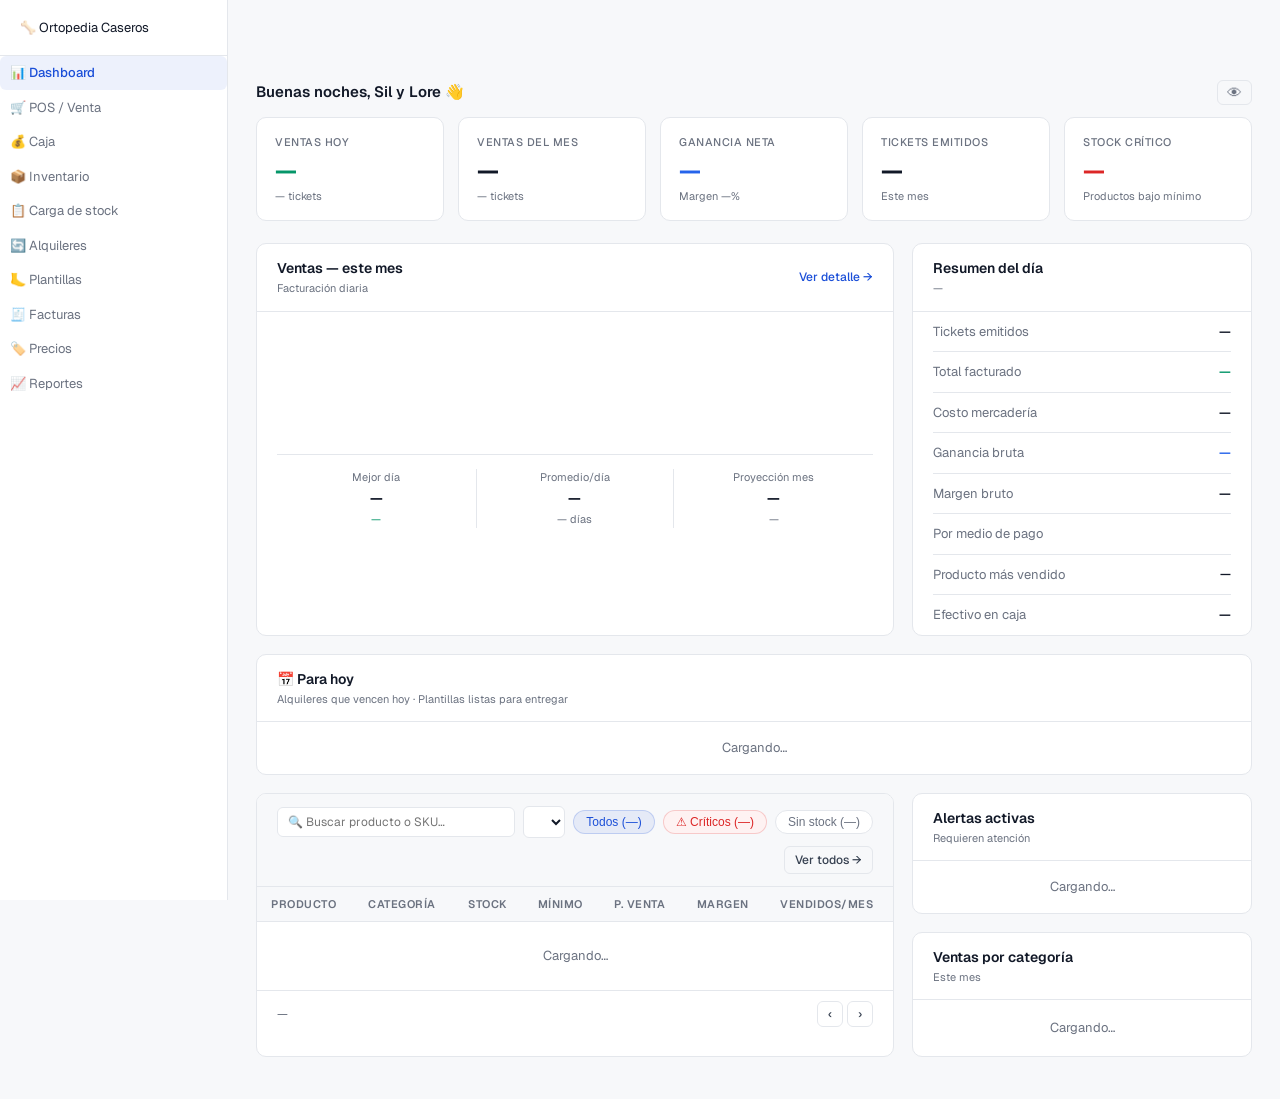
<file: index.html>
<!DOCTYPE html>
<html lang="es">
<head>
  <meta charset="UTF-8">
  <meta name="viewport" content="width=device-width, initial-scale=1.0">
  <title>Dashboard — Ortopedia Caseros</title>
  <script>if(localStorage.getItem('theme')==='dark'||(!localStorage.getItem('theme')&&matchMedia('(prefers-color-scheme: dark)').matches))document.documentElement.classList.add('dark');</script>
  <link rel="stylesheet" href="css/styles.css">
  <style>
    .grid-2 { display: grid; grid-template-columns: 1fr 340px; gap: 18px; margin-bottom: 18px; }
    @media (max-width: 1100px) { .grid-2 { grid-template-columns: 1fr; } }

    .panel-body-flush { padding: 0 20px; }

    .chart-footer {
      display: grid; grid-template-columns: 1fr 1fr 1fr;
      gap: 0; border-top: 1px solid var(--border);
      padding-top: 14px; margin-top: 14px; text-align: center;
    }
    .cf-item .cf-label { font-size: 11px; color: var(--text-3); margin-bottom: 3px; }
    .cf-item .cf-val   { font-size: 14px; font-weight: 700; }
    .cf-item .cf-sub   { font-size: 11px; color: var(--text-3); margin-top: 2px; }
    .cf-sep { border-left: 1px solid var(--border); border-right: 1px solid var(--border); }

    .alert-item { display: flex; align-items: flex-start; gap: 10px; padding: 11px 0; border-bottom: 1px solid var(--border); }
    .alert-item:last-child { border-bottom: none; }
    .alert-dot { width: 7px; height: 7px; border-radius: 50%; flex-shrink: 0; margin-top: 4px; }
    .alert-text { font-size: 13px; flex: 1; }
    .alert-meta { font-size: 11px; color: var(--text-4); margin-top: 2px; }

    .progress-item { margin-bottom: 12px; }
    .progress-item:last-child { margin-bottom: 0; }
    .progress-header { display: flex; justify-content: space-between; font-size: 12px; margin-bottom: 5px; }
    .progress-label { color: var(--text-2); font-weight: 500; }
    .progress-val { color: var(--text-3); }
    .progress-bar { height: 6px; background: var(--border); border-radius: 3px; overflow: hidden; }
    .progress-fill { height: 100%; border-radius: 3px; }

    .dash-filter-row {
      display: flex; align-items: center; gap: 8px;
      padding: 12px 20px; border-bottom: 1px solid var(--border);
      background: var(--bg); flex-wrap: wrap;
    }
    .dash-filter-row .fi {
      background: var(--surface); border: 1px solid var(--border);
      border-radius: var(--radius-sm); padding: 6px 10px;
      font-size: 12px; font-family: inherit; color: var(--text); outline: none;
    }
    .dash-filter-row .fi:focus { border-color: var(--brand); }

    .dash-table { width: 100%; border-collapse: collapse; }
    .dash-table th { padding: 9px 14px; text-align: left; font-size: 11px; font-weight: 600; color: var(--text-3); text-transform: uppercase; letter-spacing: 0.5px; border-bottom: 1px solid var(--border); background: var(--bg); white-space: nowrap; }
    .dash-table td { padding: 10px 14px; border-bottom: 1px solid var(--border); font-size: 13px; vertical-align: middle; }
    .dash-table tr:last-child td { border-bottom: none; }
    .dash-table tr:hover td { background: var(--row-hover); }

    .dash-pagination { display: flex; align-items: center; justify-content: space-between; padding: 10px 20px; border-top: 1px solid var(--border); font-size: 12px; color: var(--text-3); }

    .eye-btn { background: none; border: 1px solid var(--border); border-radius: var(--radius-sm); padding: 4px 9px; cursor: pointer; font-size: 15px; color: var(--text-3); line-height: 1; }
    .eye-btn:hover { background: var(--bg); }
  </style>
</head>
<body>
  <button class="hamburger" id="hamburger">☰</button>
  <div class="sidebar-overlay" id="sidebar-overlay"></div>

  <div class="layout">
    <nav class="sidebar" id="sidebar">
      <div class="logo">🦴 Ortopedia Caseros</div>
      <a href="index.html" class="active">📊 Dashboard</a>
      <a href="pos.html">🛒 POS / Venta</a>
      <a href="caja.html">💰 Caja</a>
      <a href="inventario.html">📦 Inventario</a>
      <a href="stock-carga.html">📋 Carga de stock</a>
      <a href="alquileres.html">🔄 Alquileres</a>
      <a href="plantillas.html">🦶 Plantillas</a>
      <a href="facturas.html">🧾 Facturas</a>
      <a href="precios.html">🏷️ Precios</a>
      <a href="reportes.html">📈 Reportes</a>
    </nav>

    <main class="main">

      <!-- Saludo + eye toggle -->
      <div style="display:flex;align-items:center;justify-content:space-between;margin-bottom:12px">
        <div id="saludo-texto" style="font-size:15px;font-weight:600"></div>
        <button class="eye-btn" id="eye-btn" title="Mostrar/ocultar valores">👁</button>
      </div>

      <!-- KPIs -->
      <div class="kpi-row">
        <div class="kpi">
          <div class="kpi-label">Ventas hoy</div>
          <div class="kpi-val" id="kpi-ventas-hoy" style="color:var(--green)">—</div>
          <div class="kpi-sub" id="kpi-sub-hoy">— tickets</div>
        </div>
        <div class="kpi">
          <div class="kpi-label">Ventas del mes</div>
          <div class="kpi-val" id="kpi-ventas-mes">—</div>
          <div class="kpi-sub" id="kpi-sub-mes">— tickets</div>
        </div>
        <div class="kpi">
          <div class="kpi-label">Ganancia neta</div>
          <div class="kpi-val" id="kpi-ganancia" style="color:var(--blue)">—</div>
          <div class="kpi-sub" id="kpi-sub-margen">Margen —%</div>
        </div>
        <div class="kpi">
          <div class="kpi-label">Tickets emitidos</div>
          <div class="kpi-val" id="kpi-tickets-mes">—</div>
          <div class="kpi-sub" id="kpi-sub-tickets">Este mes</div>
        </div>
        <div class="kpi">
          <div class="kpi-label">Stock crítico</div>
          <div class="kpi-val" id="kpi-stock-crit" style="color:var(--red)">—</div>
          <div class="kpi-sub">Productos bajo mínimo</div>
        </div>
      </div>

      <!-- GRÁFICO + RESUMEN DEL DÍA -->
      <div class="grid-2">
        <div class="panel">
          <div class="panel-head">
            <div>
              <div class="panel-title" id="chart-title">Ventas — este mes</div>
              <div class="panel-sub">Facturación diaria</div>
            </div>
            <span class="panel-action" style="cursor:pointer" onclick="location.href='reportes.html'">Ver detalle →</span>
          </div>
          <div class="panel-body">
            <div class="bar-chart" id="bar-chart-mes" style="height:110px"></div>
            <div class="chart-footer">
              <div class="cf-item">
                <div class="cf-label">Mejor día</div>
                <div class="cf-val" id="cf-mejor-dia">—</div>
                <div class="cf-sub" id="cf-mejor-monto" style="color:var(--green)">—</div>
              </div>
              <div class="cf-item cf-sep">
                <div class="cf-label">Promedio/día</div>
                <div class="cf-val" id="cf-promedio">—</div>
                <div class="cf-sub" id="cf-dias-habil">— días</div>
              </div>
              <div class="cf-item">
                <div class="cf-label">Proyección mes</div>
                <div class="cf-val" id="cf-proyeccion">—</div>
                <div class="cf-sub" id="cf-proy-delta" style="color:var(--text-3)">—</div>
              </div>
            </div>
          </div>
        </div>

        <div class="panel">
          <div class="panel-head">
            <div>
              <div class="panel-title">Resumen del día</div>
              <div class="panel-sub" id="resumen-fecha">—</div>
            </div>
          </div>
          <div class="panel-body panel-body-flush">
            <div class="sum-row"><span class="sum-label">Tickets emitidos</span><span class="sum-val" id="res-tickets">—</span></div>
            <div class="sum-row"><span class="sum-label">Total facturado</span><span class="sum-val" id="res-facturado" style="color:var(--green)">—</span></div>
            <div class="sum-row"><span class="sum-label">Costo mercadería</span><span class="sum-val" id="res-costo">—</span></div>
            <div class="sum-row"><span class="sum-label">Ganancia bruta</span><span class="sum-val" id="res-ganancia" style="color:var(--blue)">—</span></div>
            <div class="sum-row" style="display:none"><span class="sum-label">Servicios (plt/alq)</span><span class="sum-val" id="res-extra-servicios" style="color:var(--blue);font-size:12px">—</span></div>
            <div class="sum-row"><span class="sum-label">Margen bruto</span><span class="sum-val" id="res-margen">—</span></div>
            <div class="sum-row">
              <span class="sum-label">Por medio de pago</span>
              <div id="res-medios-pago" style="display:flex;gap:4px;flex-wrap:wrap;justify-content:flex-end"></div>
            </div>
            <div class="sum-row"><span class="sum-label">Producto más vendido</span><span class="sum-val" id="res-top-prod" style="font-size:12px">—</span></div>
            <div class="sum-row"><span class="sum-label">Efectivo en caja</span><span class="sum-val" id="res-efectivo">—</span></div>
          </div>
        </div>
      </div>

      <!-- PARA HOY -->
      <div class="panel" style="margin-bottom:18px" id="para-hoy-panel">
        <div class="panel-head">
          <div>
            <div class="panel-title">📅 Para hoy</div>
            <div class="panel-sub">Alquileres que vencen hoy · Plantillas listas para entregar</div>
          </div>
          <span id="para-hoy-badge" style="display:none"></span>
        </div>
        <div class="panel-body panel-body-flush" id="para-hoy-contenido">
          <div style="padding:16px 0;text-align:center;color:var(--text-3)">Cargando…</div>
        </div>
      </div>

      <!-- STOCK TABLE + ALERTAS + CATEGORÍAS -->
      <div class="grid-2">
        <div class="panel" style="overflow:hidden">
          <div class="dash-filter-row">
            <input class="fi" type="text" id="dash-stock-search" placeholder="🔍 Buscar producto o SKU…" style="flex:1;max-width:240px">
            <select class="fi" id="dash-cat-sel"></select>
            <button class="fchip on" id="fchip-todos">Todos (<span id="count-todos">—</span>)</button>
            <button class="fchip red" id="fchip-criticos">⚠ Críticos (<span id="count-criticos">—</span>)</button>
            <button class="fchip" id="fchip-sinstk">Sin stock (<span id="count-sin">—</span>)</button>
            <div style="margin-left:auto">
              <a href="inventario.html" class="btn btn-ghost btn-sm">Ver todos →</a>
            </div>
          </div>
          <div style="overflow-x:auto">
            <table class="dash-table">
              <thead>
                <tr>
                  <th>Producto</th>
                  <th>Categoría</th>
                  <th>Stock</th>
                  <th>Mínimo</th>
                  <th>P. Venta</th>
                  <th>Margen</th>
                  <th>Vendidos/mes</th>
                </tr>
              </thead>
              <tbody id="dash-stock-tbody">
                <tr><td colspan="7" style="text-align:center;padding:24px;color:var(--text-3)">Cargando…</td></tr>
              </tbody>
            </table>
          </div>
          <div class="dash-pagination">
            <span id="dash-stock-info">—</span>
            <div style="display:flex;gap:4px">
              <button class="btn btn-ghost btn-sm" id="dash-pg-prev">‹</button>
              <button class="btn btn-ghost btn-sm" id="dash-pg-next">›</button>
            </div>
          </div>
        </div>

        <div style="display:flex;flex-direction:column;gap:18px">
          <div class="panel">
            <div class="panel-head">
              <div>
                <div class="panel-title">Alertas activas</div>
                <div class="panel-sub">Requieren atención</div>
              </div>
              <span class="badge b-red" id="alertas-count" style="display:none"></span>
            </div>
            <div class="panel-body panel-body-flush" id="alertas-container">
              <div style="padding:16px 0;text-align:center;color:var(--text-3)">Cargando…</div>
            </div>
          </div>

          <div class="panel">
            <div class="panel-head">
              <div>
                <div class="panel-title">Ventas por categoría</div>
                <div class="panel-sub" id="cat-periodo">Este mes</div>
              </div>
            </div>
            <div class="panel-body" id="ventas-categorias">
              <div style="text-align:center;color:var(--text-3)">Cargando…</div>
            </div>
          </div>
        </div>
      </div>

    </main>
  </div>

  <nav class="bottom-nav">
    <a href="pos.html"><span class="icon">🛒</span>POS</a>
    <a href="caja.html"><span class="icon">💰</span>Caja</a>
    <a href="index.html" class="active"><span class="icon">📊</span>Dashboard</a>
    <a href="inventario.html"><span class="icon">📦</span>Stock</a>
    <a href="reportes.html"><span class="icon">📈</span>Reportes</a>
  </nav>

  <div class="modal-overlay hidden" id="modal-caja-dash">
    <div class="modal" style="max-width:380px;text-align:center">
      <div style="font-size:44px;margin-bottom:12px">💰</div>
      <div class="modal-title" style="margin-bottom:8px">Caja no abierta</div>
      <p style="color:var(--text-3);font-size:13px;margin-bottom:24px">No hay caja abierta para hoy. ¿Abrimos?</p>
      <div style="display:flex;gap:10px;justify-content:center">
        <a href="caja.html" class="btn btn-primary">💰 Ir a Caja</a>
        <button class="btn btn-secondary" id="btn-ignorar-caja">Ahora no</button>
      </div>
    </div>
  </div>

  <script>
    const hamburger = document.getElementById('hamburger');
    const sidebar   = document.getElementById('sidebar');
    const overlay   = document.getElementById('sidebar-overlay');
    hamburger.addEventListener('click', () => { sidebar.classList.toggle('open'); overlay.classList.toggle('open'); });
    overlay.addEventListener('click', () => { sidebar.classList.remove('open'); overlay.classList.remove('open'); });
    const h = new Date().getHours();
    document.getElementById('saludo-texto').textContent =
      (h>=5&&h<12?'Buenos días':h>=12&&h<20?'Buenas tardes':'Buenas noches') + ', Sil y Lore 👋';
  </script>

  <script type="module" src="js/common.js"></script>
  <script type="module" src="js/theme.js"></script>
  <script type="module" src="js/index.js"></script>
  <script type="module">
    import { iniciarNotificaciones } from './js/notificaciones.js';
    iniciarNotificaciones();
  </script>
</body>
</html>
</file>
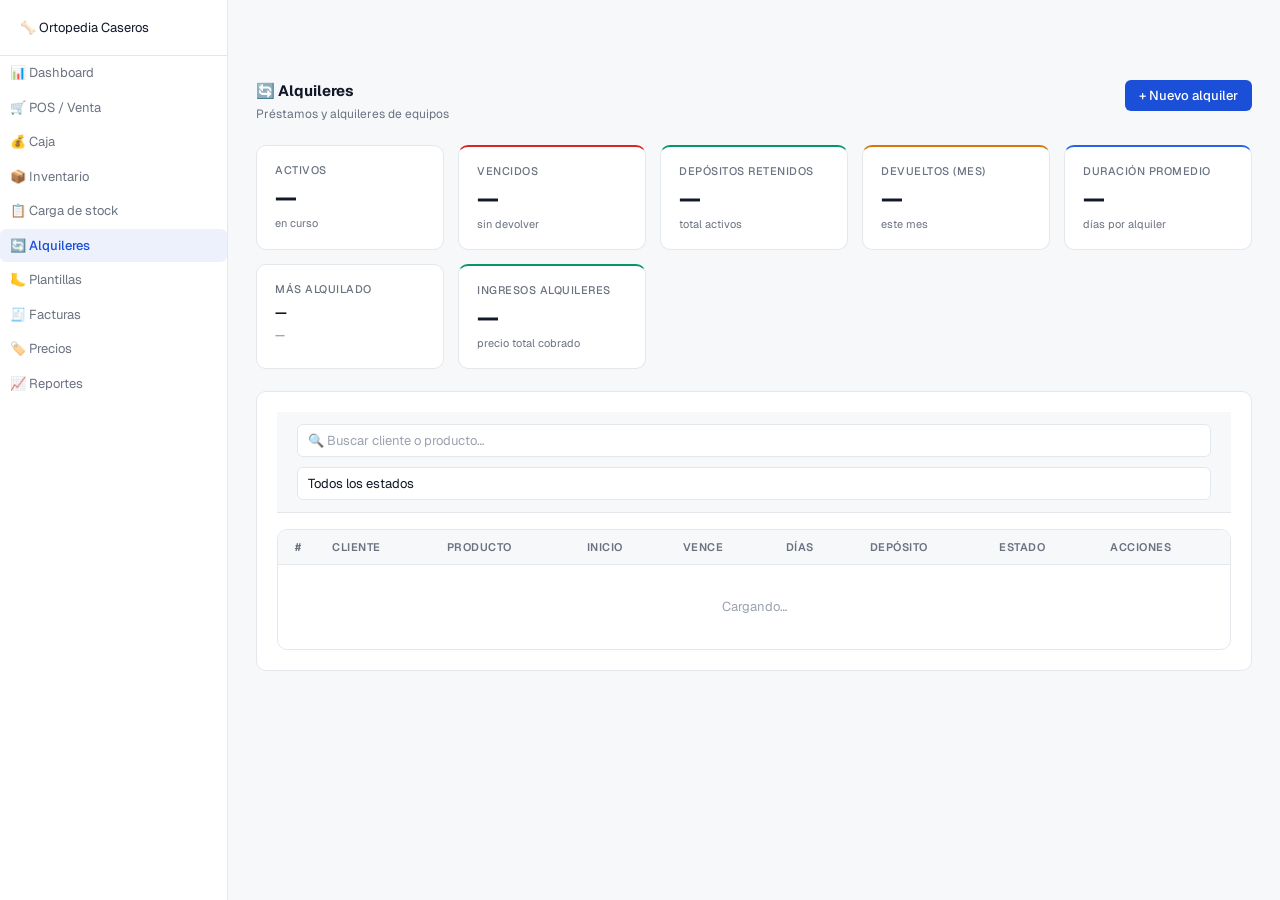
<file: alquileres.html>
<!DOCTYPE html>
<html lang="es">
<head>
  <meta charset="UTF-8">
  <meta name="viewport" content="width=device-width, initial-scale=1.0">
  <title>Alquileres — Ortopedia Caseros</title>
  <script>if(localStorage.getItem('theme')==='dark'||(!localStorage.getItem('theme')&&matchMedia('(prefers-color-scheme: dark)').matches))document.documentElement.classList.add('dark');</script>
  <link rel="stylesheet" href="css/styles.css">
  <style>
    .alq-estado-activo   { color: var(--green);  background: var(--green-bg);  }
    .alq-estado-vencido  { color: var(--red);    background: var(--red-bg);    }
    .alq-estado-devuelto { color: var(--text-3); background: var(--surface-2); }
    .dias-badge {
      display: inline-flex; align-items: center;
      font-size: 11px; font-weight: 600;
      padding: 2px 8px; border-radius: 10px;
    }
    .filter-row { display: flex; gap: 10px; flex-wrap: wrap; margin-bottom: 16px; align-items: center; }
  </style>
</head>
<body>
  <button class="hamburger" id="hamburger">☰</button>
  <div class="sidebar-overlay" id="sidebar-overlay"></div>

  <div class="layout">
    <nav class="sidebar" id="sidebar">
      <div class="logo">🦴 Ortopedia Caseros</div>
      <a href="index.html">📊 Dashboard</a>
      <a href="pos.html">🛒 POS / Venta</a>
      <a href="caja.html">💰 Caja</a>
      <a href="inventario.html">📦 Inventario</a>
      <a href="stock-carga.html">📋 Carga de stock</a>
      <a href="alquileres.html" class="active">🔄 Alquileres</a>
      <a href="plantillas.html">🦶 Plantillas</a>
      <a href="facturas.html">🧾 Facturas</a>
      <a href="precios.html">🏷️ Precios</a>
      <a href="reportes.html">📈 Reportes</a>
    </nav>

    <main class="main">
      <div class="page-header" style="display:flex;align-items:flex-start;justify-content:space-between;flex-wrap:wrap;gap:12px">
        <div>
          <h1>🔄 Alquileres</h1>
          <p>Préstamos y alquileres de equipos</p>
        </div>
        <button class="btn btn-primary" id="btn-nuevo-alquiler">+ Nuevo alquiler</button>
      </div>

      <!-- KPIs -->
      <div class="kpi-grid">
        <div class="kpi-card">
          <div class="kpi-label">Activos</div>
          <div class="kpi-value" id="kpi-activos">—</div>
          <div class="kpi-sub">en curso</div>
        </div>
        <div class="kpi-card red">
          <div class="kpi-label">Vencidos</div>
          <div class="kpi-value" id="kpi-vencidos">—</div>
          <div class="kpi-sub">sin devolver</div>
        </div>
        <div class="kpi-card green">
          <div class="kpi-label">Depósitos retenidos</div>
          <div class="kpi-value" id="kpi-depositos">—</div>
          <div class="kpi-sub">total activos</div>
        </div>
        <div class="kpi-card amber">
          <div class="kpi-label">Devueltos (mes)</div>
          <div class="kpi-value" id="kpi-devueltos-mes">—</div>
          <div class="kpi-sub">este mes</div>
        </div>
        <div class="kpi-card blue">
          <div class="kpi-label">Duración promedio</div>
          <div class="kpi-value" id="kpi-duracion-prom">—</div>
          <div class="kpi-sub">días por alquiler</div>
        </div>
        <div class="kpi-card">
          <div class="kpi-label">Más alquilado</div>
          <div class="kpi-value" id="kpi-mas-alquilado" style="font-size:13px;line-height:1.3">—</div>
          <div class="kpi-sub" id="kpi-mas-alquilado-cnt">—</div>
        </div>
        <div class="kpi-card green">
          <div class="kpi-label">Ingresos alquileres</div>
          <div class="kpi-value" id="kpi-ingresos-alq">—</div>
          <div class="kpi-sub">precio total cobrado</div>
        </div>
      </div>

      <!-- Filtros -->
      <div class="card">
        <div class="filter-row">
          <input type="text" class="input" id="busqueda-alq" placeholder="🔍 Buscar cliente o producto…" style="flex:1;min-width:200px">
          <select class="select" id="filtro-estado" style="min-width:150px">
            <option value="">Todos los estados</option>
            <option value="activo">🟢 Activos</option>
            <option value="vencido">🔴 Vencidos</option>
            <option value="devuelto">⚫ Devueltos</option>
          </select>
        </div>

        <div class="table-wrap">
          <table>
            <thead>
              <tr>
                <th style="width:40px;text-align:center">#</th>
                <th>Cliente</th>
                <th>Producto</th>
                <th>Inicio</th>
                <th>Vence</th>
                <th>Días</th>
                <th>Depósito</th>
                <th>Estado</th>
                <th>Acciones</th>
              </tr>
            </thead>
            <tbody id="alq-tbody">
              <tr><td colspan="9" style="text-align:center;color:var(--text-dim);padding:32px">Cargando…</td></tr>
            </tbody>
          </table>
        </div>
      </div>
    </main>
  </div>

  <!-- Bottom nav mobile -->
  <nav class="bottom-nav">
    <a href="pos.html"><span class="icon">🛒</span>POS</a>
    <a href="caja.html"><span class="icon">💰</span>Caja</a>
    <a href="inventario.html"><span class="icon">📦</span>Stock</a>
    <a href="index.html"><span class="icon">📊</span>Panel</a>
  </nav>

  <!-- Modal nuevo alquiler -->
  <div class="modal-overlay hidden" id="modal-nuevo-alq">
    <div class="modal">
      <div class="modal-header">
        <span class="modal-title">Nuevo alquiler</span>
        <button class="modal-close" id="btn-cerrar-nuevo-alq">✕</button>
      </div>
      <form id="form-nuevo-alq">
        <div class="form-row">
          <div class="form-group">
            <label>Nombre del cliente *</label>
            <input type="text" class="input" name="cliente_nombre" required placeholder="Ej: María García">
          </div>
          <div class="form-group">
            <label>Teléfono</label>
            <input type="tel" class="input" name="cliente_telefono" placeholder="Ej: 11-1234-5678">
          </div>
        </div>
        <div class="form-group">
          <label>Producto / Equipo *</label>
          <input type="text" class="input" id="alq-producto-search" name="producto_nombre"
            required placeholder="Escribí para buscar…" autocomplete="off">
          <input type="hidden" id="alq-producto-id" name="producto_id">
          <input type="hidden" id="alq-fuente-stock" name="fuente_stock" value="alquiler">
          <div id="alq-producto-sugerencias" style="display:none;position:absolute;background:var(--surface);border:1px solid var(--border);border-radius:var(--radius-sm);z-index:200;min-width:280px;box-shadow:0 4px 16px rgba(0,0,0,.12)"></div>
          <div id="alq-fuente-indicator" style="margin-top:6px;font-size:12px;min-height:18px"></div>
        </div>
        <div class="form-row">
          <div class="form-group">
            <label>Fecha inicio *</label>
            <input type="date" class="input" name="fecha_inicio" required id="alq-fecha-inicio">
          </div>
          <div class="form-group">
            <label>Fecha devolución prevista *</label>
            <input type="date" class="input" name="fecha_fin_prevista" required id="alq-fecha-fin">
          </div>
        </div>
        <div class="form-row">
          <div class="form-group">
            <label>Depósito ($)</label>
            <input type="number" class="input" name="deposito" min="0" step="100" placeholder="0">
          </div>
          <div class="form-group">
            <label>Precio por día ($)</label>
            <input type="number" class="input" name="precio_por_dia" min="0" step="50" placeholder="0">
          </div>
        </div>
        <div class="form-group">
          <label>Notas</label>
          <textarea class="input" name="notas" rows="2" style="resize:vertical" placeholder="Observaciones, talle, condición del equipo…"></textarea>
        </div>
        <button type="submit" class="btn btn-primary btn-full">Registrar alquiler</button>
      </form>
    </div>
  </div>

  <!-- Modal detalle / devolver -->
  <div class="modal-overlay hidden" id="modal-detalle-alq">
    <div class="modal" style="max-width:440px">
      <div class="modal-header">
        <span class="modal-title">Detalle de alquiler</span>
        <button class="modal-close" id="btn-cerrar-detalle-alq">✕</button>
      </div>
      <div id="detalle-alq-content"></div>
      <div style="display:flex;gap:10px;margin-top:20px;flex-wrap:wrap" id="detalle-alq-actions"></div>
    </div>
  </div>

  <!-- Modal editar alquiler -->
  <div class="modal-overlay hidden" id="modal-editar-alq">
    <div class="modal" style="max-width:440px">
      <div class="modal-header">
        <span class="modal-title">Editar alquiler</span>
        <button class="modal-close" id="btn-cerrar-editar-alq">✕</button>
      </div>
      <form id="form-editar-alq">
        <input type="hidden" id="edit-alq-id">
        <div class="form-row">
          <div class="form-group">
            <label>Nombre del cliente *</label>
            <input type="text" class="input" id="edit-alq-nombre" required>
          </div>
          <div class="form-group">
            <label>Teléfono</label>
            <input type="tel" class="input" id="edit-alq-telefono">
          </div>
        </div>
        <div class="form-row">
          <div class="form-group">
            <label>Fecha inicio</label>
            <input type="date" class="input" id="edit-alq-fecha-inicio">
          </div>
          <div class="form-group">
            <label>Fecha devolución prevista</label>
            <input type="date" class="input" id="edit-alq-fecha-fin">
          </div>
        </div>
        <div class="form-row">
          <div class="form-group">
            <label>Depósito ($)</label>
            <input type="number" class="input" id="edit-alq-deposito" min="0" step="100">
          </div>
          <div class="form-group">
            <label>Precio por día ($)</label>
            <input type="number" class="input" id="edit-alq-precio-dia" min="0" step="50">
          </div>
        </div>
        <div class="form-group">
          <label>Notas</label>
          <textarea class="input" id="edit-alq-notas" rows="2" style="resize:vertical"></textarea>
        </div>
        <button type="submit" class="btn btn-primary btn-full">Guardar cambios</button>
      </form>
    </div>
  </div>

  <script>
    const hamburger = document.getElementById('hamburger');
    const sidebar   = document.getElementById('sidebar');
    const overlay   = document.getElementById('sidebar-overlay');
    hamburger.addEventListener('click', () => {
      sidebar.classList.toggle('open');
      overlay.classList.toggle('open');
    });
    overlay.addEventListener('click', () => {
      sidebar.classList.remove('open');
      overlay.classList.remove('open');
    });
  </script>

  <script type="module" src="js/common.js"></script>
  <script type="module" src="js/theme.js"></script>
  <script type="module" src="js/alquileres.js"></script>
</body>
</html>
</file>
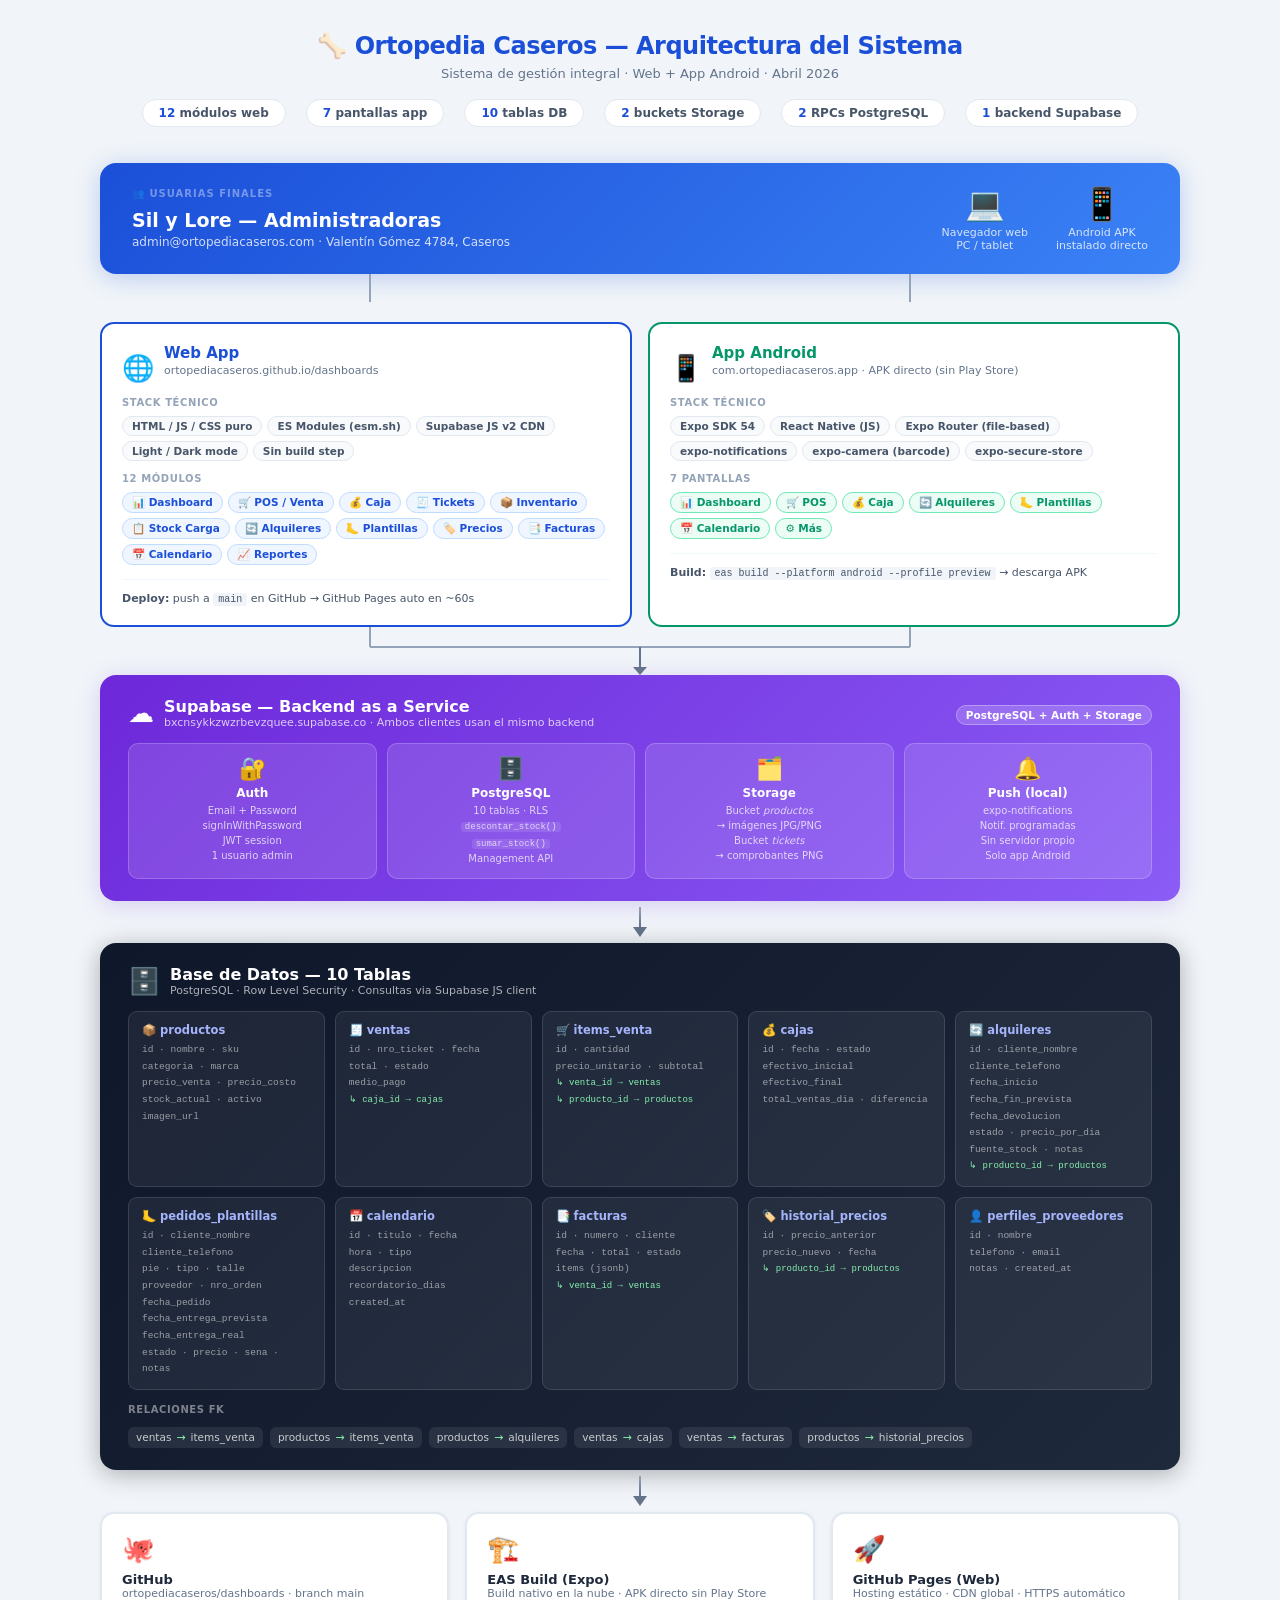
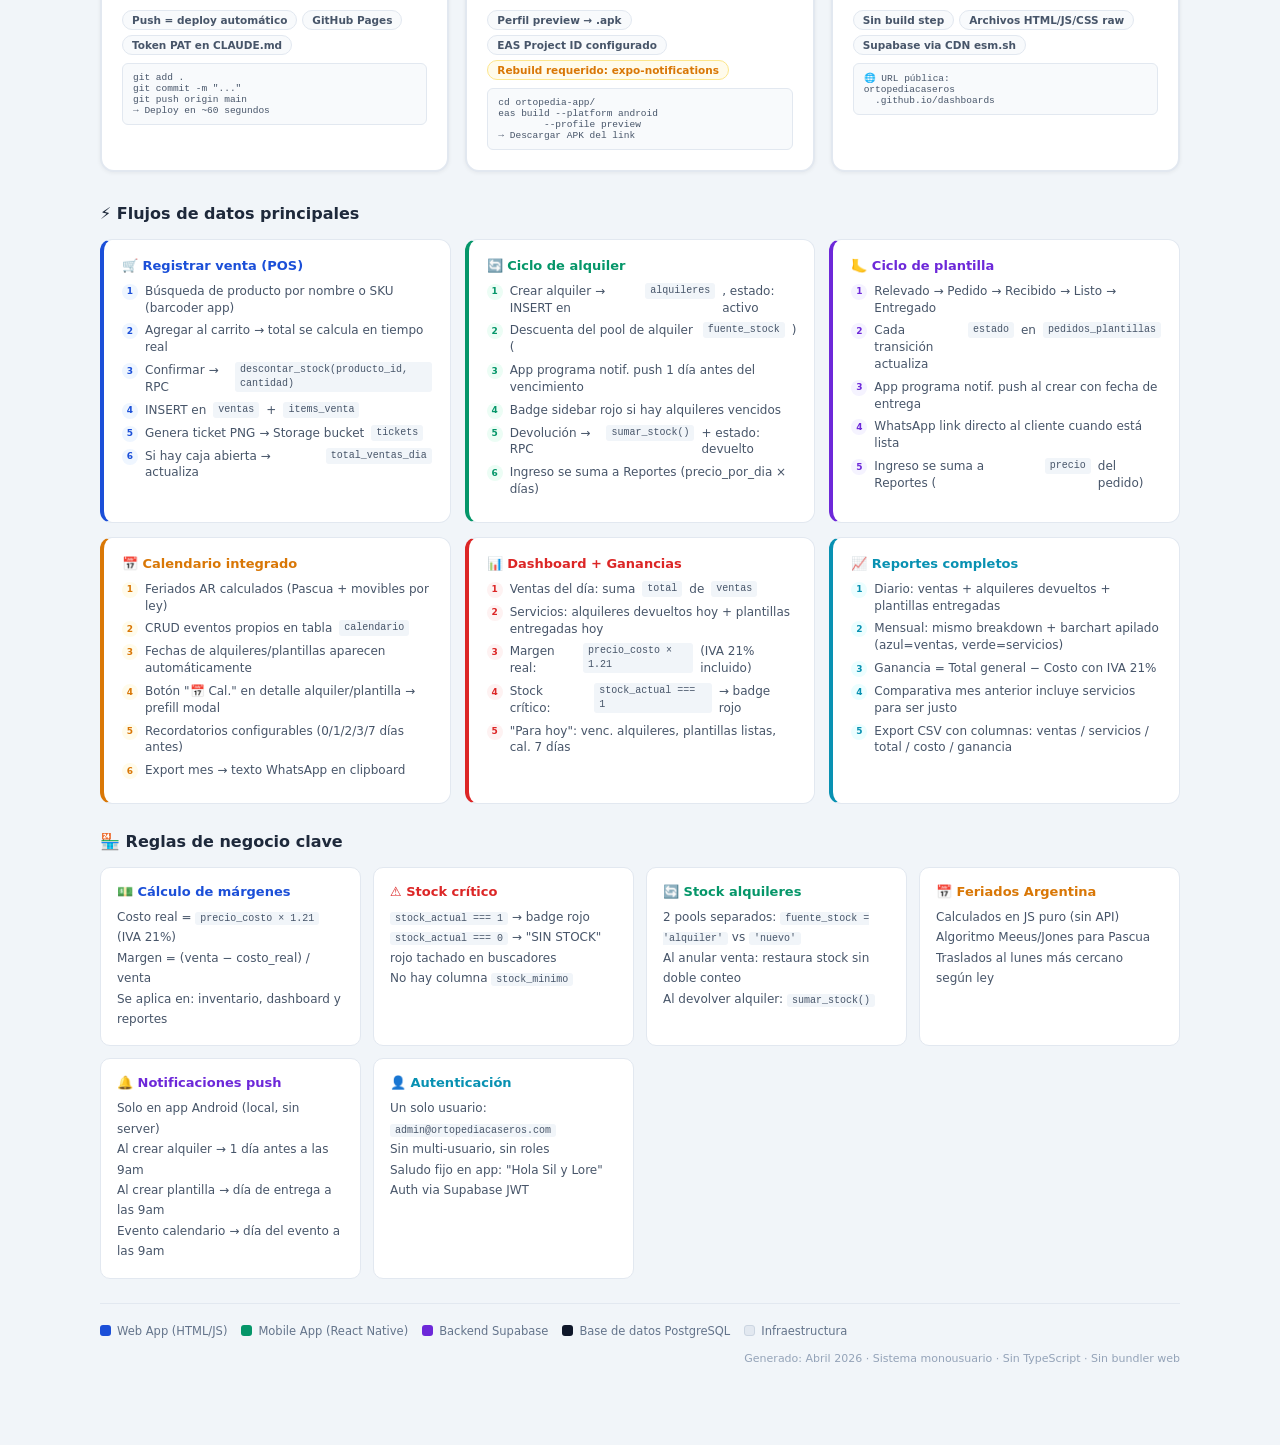
<file: arquitectura.html>
<!DOCTYPE html>
<html lang="es">
<head>
<meta charset="UTF-8">
<meta name="viewport" content="width=device-width, initial-scale=1.0">
<title>Arquitectura — Ortopedia Caseros</title>
<style>
*,*::before,*::after{box-sizing:border-box;margin:0;padding:0}
body{font-family:'Segoe UI',system-ui,-apple-system,sans-serif;background:#f1f5f9;color:#1e293b;padding:32px 20px 80px;min-height:100vh}

/* ── Header ── */
.page-header{text-align:center;margin-bottom:36px}
.page-header h1{font-size:24px;font-weight:900;color:#1B4FD8;letter-spacing:-.5px}
.page-header p{font-size:13px;color:#64748b;margin-top:6px}
.stats-bar{display:flex;justify-content:center;flex-wrap:wrap;gap:20px;margin-top:18px}
.stat-pill{background:white;border:1px solid #e2e8f0;border-radius:20px;padding:6px 16px;font-size:12px;font-weight:600;color:#475569}
.stat-pill strong{color:#1B4FD8}

/* ── Diagram container ── */
.diagram{max-width:1080px;margin:0 auto;display:flex;flex-direction:column;align-items:stretch;gap:0}

/* ── Layers ── */
.layer-users{background:linear-gradient(135deg,#1B4FD8,#3b82f6);color:white;border-radius:16px;padding:22px 32px;display:flex;align-items:center;gap:24px;box-shadow:0 4px 24px rgba(27,79,216,.25)}
.layer-frontends{display:grid;grid-template-columns:1fr 1fr;gap:16px}
.layer-backend{background:linear-gradient(135deg,#6d28d9,#8b5cf6);color:white;border-radius:16px;padding:22px 28px;box-shadow:0 4px 24px rgba(109,40,217,.2)}
.layer-db{background:linear-gradient(135deg,#0f172a,#1e293b);color:white;border-radius:16px;padding:22px 28px;box-shadow:0 4px 24px rgba(0,0,0,.3)}
.layer-infra{display:grid;grid-template-columns:repeat(3,1fr);gap:16px}

/* ── Connector arrows ── */
.connector{display:flex;flex-direction:column;align-items:center;padding:6px 0;gap:0}
.connector-line{width:2px;height:20px;background:linear-gradient(#94a3b8,#64748b)}
.connector-head{width:0;height:0;border-left:7px solid transparent;border-right:7px solid transparent;border-top:10px solid #64748b}

/* Y connector (two → one) */
.connector-y{height:48px;position:relative;margin:0}
.connector-y svg{width:100%;height:100%}

/* ── Box cards ── */
.box{border-radius:14px;padding:20px;background:white;border:2px solid transparent}
.box-web{border-color:#1B4FD8}
.box-mobile{border-color:#059669}
.box-infra{border-color:#e2e8f0;box-shadow:0 1px 4px rgba(0,0,0,.06)}

/* ── Titles ── */
.box-title{font-size:15px;font-weight:800;margin-bottom:2px}
.box-subtitle{font-size:11px;color:#64748b;margin-bottom:14px}

/* ── Chips ── */
.chips{display:flex;flex-wrap:wrap;gap:5px;margin-top:8px}
.chip{font-size:10.5px;font-weight:600;padding:3px 9px;border-radius:20px}
.ch-blue{background:#EFF6FF;color:#1B4FD8;border:1px solid #BFDBFE}
.ch-green{background:#ECFDF5;color:#059669;border:1px solid #6ee7b7}
.ch-gray{background:#F8FAFC;color:#475569;border:1px solid #E2E8F0}
.ch-white{background:rgba(255,255,255,.18);color:white;border:1px solid rgba(255,255,255,.3)}
.ch-purple{background:#F5F3FF;color:#6d28d9;border:1px solid #ddd6fe}
.ch-amber{background:#fffbeb;color:#d97706;border:1px solid #fde68a}

/* ── Backend cols ── */
.backend-grid{display:grid;grid-template-columns:repeat(4,1fr);gap:10px;margin-top:14px}
.b-col{background:rgba(255,255,255,.12);border:1px solid rgba(255,255,255,.2);border-radius:10px;padding:12px 10px;text-align:center}
.b-col-icon{font-size:22px}
.b-col-name{font-weight:800;font-size:12px;margin-top:5px}
.b-col-sub{font-size:10px;opacity:.75;margin-top:3px;line-height:1.5}

/* ── DB tables ── */
.db-grid{display:grid;grid-template-columns:repeat(auto-fill,minmax(175px,1fr));gap:10px;margin-top:14px}
.db-table{background:rgba(255,255,255,.06);border:1px solid rgba(255,255,255,.12);border-radius:9px;padding:11px 13px}
.db-table-name{font-weight:700;font-size:11.5px;color:#a5b4fc;margin-bottom:5px}
.db-table-cols{font-size:9.5px;color:rgba(255,255,255,.55);line-height:1.75;font-family:'Courier New',monospace}
.db-fk{color:#86efac;font-size:9px}

/* ── Relations ── */
.relations{margin-top:12px;display:flex;flex-wrap:wrap;gap:7px}
.rel-item{display:flex;align-items:center;gap:5px;font-size:10.5px;background:rgba(255,255,255,.08);border-radius:6px;padding:4px 8px;color:rgba(255,255,255,.75)}
.rel-arrow{color:#86efac;font-size:11px}

/* ── Infra boxes ── */
.infra-icon{font-size:26px;margin-bottom:8px}
.infra-title{font-size:13px;font-weight:800;color:#1e293b}
.infra-sub{font-size:11px;color:#64748b;margin-bottom:10px}
.code-block{background:#f8fafc;border-radius:6px;padding:8px 10px;font-size:9.5px;font-family:'Courier New',monospace;color:#475569;margin-top:8px;border:1px solid #e2e8f0}

/* ── Section titles ── */
.section-label{font-size:10px;font-weight:800;letter-spacing:1px;text-transform:uppercase;opacity:.65;margin-bottom:10px}
.sec-icon-row{display:flex;align-items:center;gap:10px;margin-bottom:6px}
.sec-icon{font-size:26px}

/* ── Flows ── */
.flows-section{max-width:1080px;margin:32px auto 0}
.flows-title{font-size:16px;font-weight:800;color:#1e293b;margin-bottom:16px;display:flex;align-items:center;gap:8px}
.flows-grid{display:grid;grid-template-columns:repeat(auto-fill,minmax(300px,1fr));gap:14px}
.flow-card{background:white;border:1px solid #e2e8f0;border-radius:12px;padding:18px;border-left:4px solid #1B4FD8}
.flow-card.green{border-left-color:#059669}
.flow-card.purple{border-left-color:#6d28d9}
.flow-card.amber{border-left-color:#d97706}
.flow-card.red{border-left-color:#dc2626}
.flow-card.teal{border-left-color:#0891b2}
.flow-title{font-size:13px;font-weight:700;margin-bottom:10px}
.flow-step{display:flex;align-items:flex-start;gap:7px;margin-bottom:6px;font-size:12px;color:#475569;line-height:1.4}
.flow-dot{width:16px;height:16px;border-radius:50%;font-size:9px;font-weight:700;display:flex;align-items:center;justify-content:center;flex-shrink:0;margin-top:1px;background:#EFF6FF;color:#1B4FD8}
.flow-card.green .flow-dot{background:#ECFDF5;color:#059669}
.flow-card.purple .flow-dot{background:#F5F3FF;color:#6d28d9}
.flow-card.amber .flow-dot{background:#fffbeb;color:#d97706}
.flow-card.red .flow-dot{background:#FEF2F2;color:#dc2626}
.flow-card.teal .flow-dot{background:#ecfeff;color:#0891b2}
code{background:#f1f5f9;padding:1px 5px;border-radius:3px;font-family:'Courier New',monospace;font-size:10px}

/* ── Legend ── */
.legend{max-width:1080px;margin:24px auto 0;display:flex;flex-wrap:wrap;gap:14px;align-items:center;padding-top:20px;border-top:1px solid #e2e8f0}
.leg-item{display:flex;align-items:center;gap:6px;font-size:11.5px;color:#64748b}
.leg-dot{width:11px;height:11px;border-radius:3px}
.leg-note{margin-left:auto;font-size:11px;color:#94a3b8}

/* ── Responsive ── */
@media(max-width:700px){
  .layer-frontends,.layer-infra,.backend-grid{grid-template-columns:1fr}
  .db-grid{grid-template-columns:1fr 1fr}
  .flows-grid{grid-template-columns:1fr}
  .layer-users{flex-direction:column;gap:12px}
}
</style>
</head>
<body>

<!-- ── HEADER ─────────────────────────────────────────── -->
<div class="page-header">
  <h1>🦴 Ortopedia Caseros — Arquitectura del Sistema</h1>
  <p>Sistema de gestión integral · Web + App Android · Abril 2026</p>
  <div class="stats-bar">
    <div class="stat-pill"><strong>12</strong> módulos web</div>
    <div class="stat-pill"><strong>7</strong> pantallas app</div>
    <div class="stat-pill"><strong>10</strong> tablas DB</div>
    <div class="stat-pill"><strong>2</strong> buckets Storage</div>
    <div class="stat-pill"><strong>2</strong> RPCs PostgreSQL</div>
    <div class="stat-pill"><strong>1</strong> backend Supabase</div>
  </div>
</div>

<!-- ── DIAGRAMA ─────────────────────────────────────────── -->
<div class="diagram">

  <!-- USUARIOS -->
  <div class="layer-users">
    <div>
      <div class="section-label" style="color:rgba(255,255,255,.6)">👥 Usuarias finales</div>
      <div style="font-size:19px;font-weight:800">Sil y Lore — Administradoras</div>
      <div style="font-size:12px;opacity:.8;margin-top:4px">admin@ortopediacaseros.com · Valentín Gómez 4784, Caseros</div>
    </div>
    <div style="margin-left:auto;display:flex;gap:28px;flex-shrink:0">
      <div style="text-align:center">
        <div style="font-size:32px">💻</div>
        <div style="font-size:11px;opacity:.8;margin-top:3px">Navegador web<br>PC / tablet</div>
      </div>
      <div style="text-align:center">
        <div style="font-size:32px">📱</div>
        <div style="font-size:11px;opacity:.8;margin-top:3px">Android APK<br>instalado directo</div>
      </div>
    </div>
  </div>

  <!-- connector Y: two branches -->
  <div class="connector-y">
    <svg viewBox="0 0 1080 48" preserveAspectRatio="none">
      <line x1="270" y1="0" x2="270" y2="28" stroke="#94a3b8" stroke-width="2"/>
      <line x1="810" y1="0" x2="810" y2="28" stroke="#94a3b8" stroke-width="2"/>
    </svg>
  </div>

  <!-- FRONTENDS -->
  <div class="layer-frontends">

    <!-- WEB APP -->
    <div class="box box-web">
      <div class="sec-icon-row">
        <div class="sec-icon">🌐</div>
        <div>
          <div class="box-title" style="color:#1B4FD8">Web App</div>
          <div class="box-subtitle">ortopediacaseros.github.io/dashboards</div>
        </div>
      </div>

      <div style="font-size:10px;font-weight:700;text-transform:uppercase;letter-spacing:.6px;color:#94a3b8;margin-bottom:6px">Stack técnico</div>
      <div class="chips">
        <span class="chip ch-gray">HTML / JS / CSS puro</span>
        <span class="chip ch-gray">ES Modules (esm.sh)</span>
        <span class="chip ch-gray">Supabase JS v2 CDN</span>
        <span class="chip ch-gray">Light / Dark mode</span>
        <span class="chip ch-gray">Sin build step</span>
      </div>

      <div style="font-size:10px;font-weight:700;text-transform:uppercase;letter-spacing:.6px;color:#94a3b8;margin:12px 0 6px">12 Módulos</div>
      <div class="chips">
        <span class="chip ch-blue">📊 Dashboard</span>
        <span class="chip ch-blue">🛒 POS / Venta</span>
        <span class="chip ch-blue">💰 Caja</span>
        <span class="chip ch-blue">🧾 Tickets</span>
        <span class="chip ch-blue">📦 Inventario</span>
        <span class="chip ch-blue">📋 Stock Carga</span>
        <span class="chip ch-blue">🔄 Alquileres</span>
        <span class="chip ch-blue">🦶 Plantillas</span>
        <span class="chip ch-blue">🏷️ Precios</span>
        <span class="chip ch-blue">📑 Facturas</span>
        <span class="chip ch-blue">📅 Calendario</span>
        <span class="chip ch-blue">📈 Reportes</span>
      </div>

      <div style="margin-top:14px;padding-top:12px;border-top:1px solid #EFF6FF;font-size:11px;color:#475569">
        <strong>Deploy:</strong> push a <code>main</code> en GitHub → GitHub Pages auto en ~60s
      </div>
    </div>

    <!-- MOBILE APP -->
    <div class="box box-mobile">
      <div class="sec-icon-row">
        <div class="sec-icon">📱</div>
        <div>
          <div class="box-title" style="color:#059669">App Android</div>
          <div class="box-subtitle">com.ortopediacaseros.app · APK directo (sin Play Store)</div>
        </div>
      </div>

      <div style="font-size:10px;font-weight:700;text-transform:uppercase;letter-spacing:.6px;color:#94a3b8;margin-bottom:6px">Stack técnico</div>
      <div class="chips">
        <span class="chip ch-gray">Expo SDK 54</span>
        <span class="chip ch-gray">React Native (JS)</span>
        <span class="chip ch-gray">Expo Router (file-based)</span>
        <span class="chip ch-gray">expo-notifications</span>
        <span class="chip ch-gray">expo-camera (barcode)</span>
        <span class="chip ch-gray">expo-secure-store</span>
      </div>

      <div style="font-size:10px;font-weight:700;text-transform:uppercase;letter-spacing:.6px;color:#94a3b8;margin:12px 0 6px">7 Pantallas</div>
      <div class="chips">
        <span class="chip ch-green">📊 Dashboard</span>
        <span class="chip ch-green">🛒 POS</span>
        <span class="chip ch-green">💰 Caja</span>
        <span class="chip ch-green">🔄 Alquileres</span>
        <span class="chip ch-green">🦶 Plantillas</span>
        <span class="chip ch-green">📅 Calendario</span>
        <span class="chip ch-green">⚙️ Más</span>
      </div>

      <div style="margin-top:14px;padding-top:12px;border-top:1px solid #ECFDF5;font-size:11px;color:#475569">
        <strong>Build:</strong> <code>eas build --platform android --profile preview</code> → descarga APK
      </div>
    </div>
  </div>

  <!-- connector Y: two → one merge -->
  <div class="connector-y">
    <svg viewBox="0 0 1080 48" preserveAspectRatio="none">
      <line x1="270" y1="0" x2="270" y2="20" stroke="#94a3b8" stroke-width="2"/>
      <line x1="810" y1="0" x2="810" y2="20" stroke="#94a3b8" stroke-width="2"/>
      <line x1="270" y1="20" x2="810" y2="20" stroke="#94a3b8" stroke-width="2"/>
      <line x1="540" y1="20" x2="540" y2="44" stroke="#64748b" stroke-width="2"/>
      <polygon points="533,40 547,40 540,48" fill="#64748b"/>
    </svg>
  </div>

  <!-- BACKEND -->
  <div class="layer-backend">
    <div class="sec-icon-row">
      <div class="sec-icon">☁️</div>
      <div>
        <div style="font-size:16px;font-weight:800">Supabase — Backend as a Service</div>
        <div style="font-size:11px;opacity:.75">bxcnsykkzwzrbevzquee.supabase.co · Ambos clientes usan el mismo backend</div>
      </div>
      <div style="margin-left:auto"><span class="chip ch-white">PostgreSQL + Auth + Storage</span></div>
    </div>
    <div class="backend-grid">
      <div class="b-col">
        <div class="b-col-icon">🔐</div>
        <div class="b-col-name">Auth</div>
        <div class="b-col-sub">Email + Password<br>signInWithPassword<br>JWT session<br>1 usuario admin</div>
      </div>
      <div class="b-col">
        <div class="b-col-icon">🗄️</div>
        <div class="b-col-name">PostgreSQL</div>
        <div class="b-col-sub">10 tablas · RLS<br><code style="background:rgba(255,255,255,.15);border-radius:3px;padding:0 4px;font-size:9px">descontar_stock()</code><br><code style="background:rgba(255,255,255,.15);border-radius:3px;padding:0 4px;font-size:9px">sumar_stock()</code><br>Management API</div>
      </div>
      <div class="b-col">
        <div class="b-col-icon">🗂️</div>
        <div class="b-col-name">Storage</div>
        <div class="b-col-sub">Bucket <em>productos</em><br>→ imágenes JPG/PNG<br>Bucket <em>tickets</em><br>→ comprobantes PNG</div>
      </div>
      <div class="b-col">
        <div class="b-col-icon">🔔</div>
        <div class="b-col-name">Push (local)</div>
        <div class="b-col-sub">expo-notifications<br>Notif. programadas<br>Sin servidor propio<br>Solo app Android</div>
      </div>
    </div>
  </div>

  <!-- connector -->
  <div class="connector">
    <div class="connector-line"></div>
    <div class="connector-head"></div>
  </div>

  <!-- DATABASE -->
  <div class="layer-db">
    <div class="sec-icon-row">
      <div class="sec-icon">🗄️</div>
      <div>
        <div style="font-size:16px;font-weight:800">Base de Datos — 10 Tablas</div>
        <div style="font-size:11px;opacity:.65">PostgreSQL · Row Level Security · Consultas via Supabase JS client</div>
      </div>
    </div>

    <div class="db-grid">
      <div class="db-table">
        <div class="db-table-name">📦 productos</div>
        <div class="db-table-cols">
          id · nombre · sku<br>
          categoria · marca<br>
          precio_venta · precio_costo<br>
          stock_actual · activo<br>
          imagen_url
        </div>
      </div>
      <div class="db-table">
        <div class="db-table-name">🧾 ventas</div>
        <div class="db-table-cols">
          id · nro_ticket · fecha<br>
          total · estado<br>
          medio_pago<br>
          <span class="db-fk">↳ caja_id → cajas</span>
        </div>
      </div>
      <div class="db-table">
        <div class="db-table-name">🛒 items_venta</div>
        <div class="db-table-cols">
          id · cantidad<br>
          precio_unitario · subtotal<br>
          <span class="db-fk">↳ venta_id → ventas</span><br>
          <span class="db-fk">↳ producto_id → productos</span>
        </div>
      </div>
      <div class="db-table">
        <div class="db-table-name">💰 cajas</div>
        <div class="db-table-cols">
          id · fecha · estado<br>
          efectivo_inicial<br>
          efectivo_final<br>
          total_ventas_dia · diferencia
        </div>
      </div>
      <div class="db-table">
        <div class="db-table-name">🔄 alquileres</div>
        <div class="db-table-cols">
          id · cliente_nombre<br>
          cliente_telefono<br>
          fecha_inicio<br>
          fecha_fin_prevista<br>
          fecha_devolucion<br>
          estado · precio_por_dia<br>
          fuente_stock · notas<br>
          <span class="db-fk">↳ producto_id → productos</span>
        </div>
      </div>
      <div class="db-table">
        <div class="db-table-name">🦶 pedidos_plantillas</div>
        <div class="db-table-cols">
          id · cliente_nombre<br>
          cliente_telefono<br>
          pie · tipo · talle<br>
          proveedor · nro_orden<br>
          fecha_pedido<br>
          fecha_entrega_prevista<br>
          fecha_entrega_real<br>
          estado · precio · sena · notas
        </div>
      </div>
      <div class="db-table">
        <div class="db-table-name">📅 calendario</div>
        <div class="db-table-cols">
          id · titulo · fecha<br>
          hora · tipo<br>
          descripcion<br>
          recordatorio_dias<br>
          created_at
        </div>
      </div>
      <div class="db-table">
        <div class="db-table-name">📑 facturas</div>
        <div class="db-table-cols">
          id · numero · cliente<br>
          fecha · total · estado<br>
          items (jsonb)<br>
          <span class="db-fk">↳ venta_id → ventas</span>
        </div>
      </div>
      <div class="db-table">
        <div class="db-table-name">🏷️ historial_precios</div>
        <div class="db-table-cols">
          id · precio_anterior<br>
          precio_nuevo · fecha<br>
          <span class="db-fk">↳ producto_id → productos</span>
        </div>
      </div>
      <div class="db-table">
        <div class="db-table-name">👤 perfiles_proveedores</div>
        <div class="db-table-cols">
          id · nombre<br>
          telefono · email<br>
          notas · created_at
        </div>
      </div>
    </div>

    <!-- Relaciones FK -->
    <div style="margin-top:14px;font-size:10px;font-weight:700;text-transform:uppercase;letter-spacing:.6px;color:rgba(255,255,255,.45);margin-bottom:8px">Relaciones FK</div>
    <div class="relations">
      <div class="rel-item">ventas <span class="rel-arrow">→</span> items_venta</div>
      <div class="rel-item">productos <span class="rel-arrow">→</span> items_venta</div>
      <div class="rel-item">productos <span class="rel-arrow">→</span> alquileres</div>
      <div class="rel-item">ventas <span class="rel-arrow">→</span> cajas</div>
      <div class="rel-item">ventas <span class="rel-arrow">→</span> facturas</div>
      <div class="rel-item">productos <span class="rel-arrow">→</span> historial_precios</div>
    </div>
  </div>

  <!-- connector -->
  <div class="connector">
    <div class="connector-line"></div>
    <div class="connector-head"></div>
  </div>

  <!-- INFRAESTRUCTURA -->
  <div class="layer-infra">
    <div class="box box-infra">
      <div class="infra-icon">🐙</div>
      <div class="infra-title">GitHub</div>
      <div class="infra-sub">ortopediacaseros/dashboards · branch main</div>
      <div class="chips">
        <span class="chip ch-gray">Push = deploy automático</span>
        <span class="chip ch-gray">GitHub Pages</span>
        <span class="chip ch-gray">Token PAT en CLAUDE.md</span>
      </div>
      <div class="code-block">
        git add .<br>
        git commit -m "..."<br>
        git push origin main<br>
        → Deploy en ~60 segundos
      </div>
    </div>

    <div class="box box-infra">
      <div class="infra-icon">🏗️</div>
      <div class="infra-title">EAS Build (Expo)</div>
      <div class="infra-sub">Build nativo en la nube · APK directo sin Play Store</div>
      <div class="chips">
        <span class="chip ch-gray">Perfil preview → .apk</span>
        <span class="chip ch-gray">EAS Project ID configurado</span>
        <span class="chip ch-amber">Rebuild requerido: expo-notifications</span>
      </div>
      <div class="code-block">
        cd ortopedia-app/<br>
        eas build --platform android<br>
        &nbsp;&nbsp;&nbsp;&nbsp;&nbsp;&nbsp;&nbsp;&nbsp;--profile preview<br>
        → Descargar APK del link
      </div>
    </div>

    <div class="box box-infra">
      <div class="infra-icon">🚀</div>
      <div class="infra-title">GitHub Pages (Web)</div>
      <div class="infra-sub">Hosting estático · CDN global · HTTPS automático</div>
      <div class="chips">
        <span class="chip ch-gray">Sin build step</span>
        <span class="chip ch-gray">Archivos HTML/JS/CSS raw</span>
        <span class="chip ch-gray">Supabase via CDN esm.sh</span>
      </div>
      <div class="code-block">
        🌐 URL pública:<br>
        ortopediacaseros<br>
        &nbsp;&nbsp;.github.io/dashboards
      </div>
    </div>
  </div>

</div>

<!-- ── FLUJOS DE DATOS ─────────────────────────────────── -->
<div class="flows-section">
  <div class="flows-title">⚡ Flujos de datos principales</div>
  <div class="flows-grid">

    <div class="flow-card">
      <div class="flow-title" style="color:#1B4FD8">🛒 Registrar venta (POS)</div>
      <div class="flow-step"><div class="flow-dot">1</div>Búsqueda de producto por nombre o SKU (barcoder app)</div>
      <div class="flow-step"><div class="flow-dot">2</div>Agregar al carrito → total se calcula en tiempo real</div>
      <div class="flow-step"><div class="flow-dot">3</div>Confirmar → RPC <code>descontar_stock(producto_id, cantidad)</code></div>
      <div class="flow-step"><div class="flow-dot">4</div>INSERT en <code>ventas</code> + <code>items_venta</code></div>
      <div class="flow-step"><div class="flow-dot">5</div>Genera ticket PNG → Storage bucket <code>tickets</code></div>
      <div class="flow-step"><div class="flow-dot">6</div>Si hay caja abierta → actualiza <code>total_ventas_dia</code></div>
    </div>

    <div class="flow-card green">
      <div class="flow-title" style="color:#059669">🔄 Ciclo de alquiler</div>
      <div class="flow-step"><div class="flow-dot">1</div>Crear alquiler → INSERT en <code>alquileres</code>, estado: activo</div>
      <div class="flow-step"><div class="flow-dot">2</div>Descuenta del pool de alquiler (<code>fuente_stock</code>)</div>
      <div class="flow-step"><div class="flow-dot">3</div>App programa notif. push 1 día antes del vencimiento</div>
      <div class="flow-step"><div class="flow-dot">4</div>Badge sidebar rojo si hay alquileres vencidos</div>
      <div class="flow-step"><div class="flow-dot">5</div>Devolución → RPC <code>sumar_stock()</code> + estado: devuelto</div>
      <div class="flow-step"><div class="flow-dot">6</div>Ingreso se suma a Reportes (precio_por_dia × días)</div>
    </div>

    <div class="flow-card purple">
      <div class="flow-title" style="color:#6d28d9">🦶 Ciclo de plantilla</div>
      <div class="flow-step"><div class="flow-dot">1</div>Relevado → Pedido → Recibido → Listo → Entregado</div>
      <div class="flow-step"><div class="flow-dot">2</div>Cada transición actualiza <code>estado</code> en <code>pedidos_plantillas</code></div>
      <div class="flow-step"><div class="flow-dot">3</div>App programa notif. push al crear con fecha de entrega</div>
      <div class="flow-step"><div class="flow-dot">4</div>WhatsApp link directo al cliente cuando está lista</div>
      <div class="flow-step"><div class="flow-dot">5</div>Ingreso se suma a Reportes (<code>precio</code> del pedido)</div>
    </div>

    <div class="flow-card amber">
      <div class="flow-title" style="color:#d97706">📅 Calendario integrado</div>
      <div class="flow-step"><div class="flow-dot">1</div>Feriados AR calculados (Pascua + movibles por ley)</div>
      <div class="flow-step"><div class="flow-dot">2</div>CRUD eventos propios en tabla <code>calendario</code></div>
      <div class="flow-step"><div class="flow-dot">3</div>Fechas de alquileres/plantillas aparecen automáticamente</div>
      <div class="flow-step"><div class="flow-dot">4</div>Botón "📅 Cal." en detalle alquiler/plantilla → prefill modal</div>
      <div class="flow-step"><div class="flow-dot">5</div>Recordatorios configurables (0/1/2/3/7 días antes)</div>
      <div class="flow-step"><div class="flow-dot">6</div>Export mes → texto WhatsApp en clipboard</div>
    </div>

    <div class="flow-card red">
      <div class="flow-title" style="color:#dc2626">📊 Dashboard + Ganancias</div>
      <div class="flow-step"><div class="flow-dot">1</div>Ventas del día: suma <code>total</code> de <code>ventas</code></div>
      <div class="flow-step"><div class="flow-dot">2</div>Servicios: alquileres devueltos hoy + plantillas entregadas hoy</div>
      <div class="flow-step"><div class="flow-dot">3</div>Margen real: <code>precio_costo × 1.21</code> (IVA 21% incluido)</div>
      <div class="flow-step"><div class="flow-dot">4</div>Stock crítico: <code>stock_actual === 1</code> → badge rojo</div>
      <div class="flow-step"><div class="flow-dot">5</div>"Para hoy": venc. alquileres, plantillas listas, cal. 7 días</div>
    </div>

    <div class="flow-card teal">
      <div class="flow-title" style="color:#0891b2">📈 Reportes completos</div>
      <div class="flow-step"><div class="flow-dot">1</div>Diario: ventas + alquileres devueltos + plantillas entregadas</div>
      <div class="flow-step"><div class="flow-dot">2</div>Mensual: mismo breakdown + barchart apilado (azul=ventas, verde=servicios)</div>
      <div class="flow-step"><div class="flow-dot">3</div>Ganancia = Total general − Costo con IVA 21%</div>
      <div class="flow-step"><div class="flow-dot">4</div>Comparativa mes anterior incluye servicios para ser justo</div>
      <div class="flow-step"><div class="flow-dot">5</div>Export CSV con columnas: ventas / servicios / total / costo / ganancia</div>
    </div>

  </div>
</div>

<!-- ── LOGIC NEGOCIO ─────────────────────────────────── -->
<div class="flows-section" style="margin-top:28px">
  <div class="flows-title">🏪 Reglas de negocio clave</div>
  <div style="display:grid;grid-template-columns:repeat(auto-fill,minmax(260px,1fr));gap:12px">
    <div style="background:white;border:1px solid #e2e8f0;border-radius:10px;padding:16px">
      <div style="font-weight:700;font-size:13px;margin-bottom:8px;color:#1B4FD8">💵 Cálculo de márgenes</div>
      <div style="font-size:12px;color:#475569;line-height:1.7">Costo real = <code>precio_costo × 1.21</code> (IVA 21%)<br>Margen = (venta − costo_real) / venta<br>Se aplica en: inventario, dashboard y reportes</div>
    </div>
    <div style="background:white;border:1px solid #e2e8f0;border-radius:10px;padding:16px">
      <div style="font-weight:700;font-size:13px;margin-bottom:8px;color:#dc2626">⚠️ Stock crítico</div>
      <div style="font-size:12px;color:#475569;line-height:1.7"><code>stock_actual === 1</code> → badge rojo<br><code>stock_actual === 0</code> → "SIN STOCK" rojo tachado en buscadores<br>No hay columna <code>stock_minimo</code></div>
    </div>
    <div style="background:white;border:1px solid #e2e8f0;border-radius:10px;padding:16px">
      <div style="font-weight:700;font-size:13px;margin-bottom:8px;color:#059669">🔄 Stock alquileres</div>
      <div style="font-size:12px;color:#475569;line-height:1.7">2 pools separados: <code>fuente_stock = 'alquiler'</code> vs <code>'nuevo'</code><br>Al anular venta: restaura stock sin doble conteo<br>Al devolver alquiler: <code>sumar_stock()</code></div>
    </div>
    <div style="background:white;border:1px solid #e2e8f0;border-radius:10px;padding:16px">
      <div style="font-weight:700;font-size:13px;margin-bottom:8px;color:#d97706">📅 Feriados Argentina</div>
      <div style="font-size:12px;color:#475569;line-height:1.7">Calculados en JS puro (sin API)<br>Algoritmo Meeus/Jones para Pascua<br>Traslados al lunes más cercano según ley</div>
    </div>
    <div style="background:white;border:1px solid #e2e8f0;border-radius:10px;padding:16px">
      <div style="font-weight:700;font-size:13px;margin-bottom:8px;color:#6d28d9">🔔 Notificaciones push</div>
      <div style="font-size:12px;color:#475569;line-height:1.7">Solo en app Android (local, sin server)<br>Al crear alquiler → 1 día antes a las 9am<br>Al crear plantilla → día de entrega a las 9am<br>Evento calendario → día del evento a las 9am</div>
    </div>
    <div style="background:white;border:1px solid #e2e8f0;border-radius:10px;padding:16px">
      <div style="font-weight:700;font-size:13px;margin-bottom:8px;color:#0891b2">👤 Autenticación</div>
      <div style="font-size:12px;color:#475569;line-height:1.7">Un solo usuario: <code>admin@ortopediacaseros.com</code><br>Sin multi-usuario, sin roles<br>Saludo fijo en app: "Hola Sil y Lore"<br>Auth via Supabase JWT</div>
    </div>
  </div>
</div>

<!-- ── LEGEND ─────────────────────────────────── -->
<div class="legend">
  <div class="leg-item"><div class="leg-dot" style="background:#1B4FD8"></div>Web App (HTML/JS)</div>
  <div class="leg-item"><div class="leg-dot" style="background:#059669"></div>Mobile App (React Native)</div>
  <div class="leg-item"><div class="leg-dot" style="background:#6d28d9"></div>Backend Supabase</div>
  <div class="leg-item"><div class="leg-dot" style="background:#0f172a"></div>Base de datos PostgreSQL</div>
  <div class="leg-item"><div class="leg-dot" style="background:#e2e8f0;border:1px solid #cbd5e1"></div>Infraestructura</div>
  <div class="leg-note">Generado: Abril 2026 · Sistema monousuario · Sin TypeScript · Sin bundler web</div>
</div>

</body>
</html>
</file>
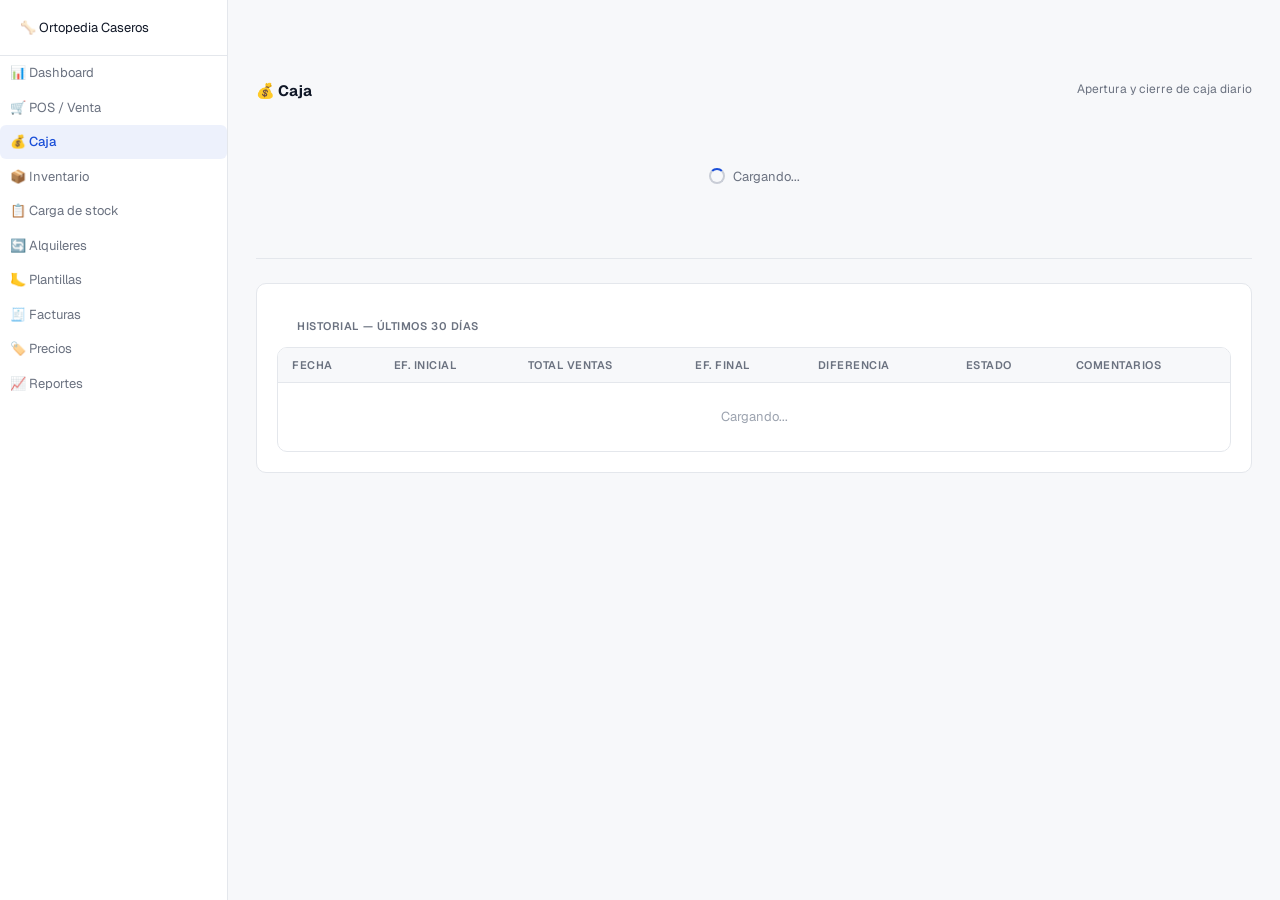
<file: caja.html>
<!DOCTYPE html>
<html lang="es">
<head>
  <meta charset="UTF-8">
  <meta name="viewport" content="width=device-width, initial-scale=1.0">
  <title>Caja — Ortopedia Caseros</title>
  <script>if(localStorage.getItem('theme')==='dark'||(!localStorage.getItem('theme')&&matchMedia('(prefers-color-scheme: dark)').matches))document.documentElement.classList.add('dark');</script>
  <link rel="stylesheet" href="css/styles.css">
</head>
<body>
  <button class="hamburger" id="hamburger">☰</button>
  <div class="sidebar-overlay" id="sidebar-overlay"></div>

  <div class="layout">
    <nav class="sidebar" id="sidebar">
      <div class="logo">🦴 Ortopedia Caseros</div>
      <a href="index.html">📊 Dashboard</a>
      <a href="pos.html">🛒 POS / Venta</a>
      <a href="caja.html" class="active">💰 Caja</a>
      <a href="inventario.html">📦 Inventario</a>
      <a href="stock-carga.html">📋 Carga de stock</a>
      <a href="alquileres.html">🔄 Alquileres</a>
      <a href="plantillas.html">🦶 Plantillas</a>
      <a href="facturas.html">🧾 Facturas</a>
      <a href="precios.html">🏷️ Precios</a>
      <a href="reportes.html">📈 Reportes</a>
    </nav>

    <main class="main">
      <div class="page-header">
        <h1>💰 Caja</h1>
        <p>Apertura y cierre de caja diario</p>
      </div>

      <div id="caja-container">
        <div class="loading"><div class="spinner"></div> Cargando...</div>
      </div>

      <div class="divider" style="margin-top:32px"></div>

      <div class="card" style="margin-top:24px">
        <div class="card-title">Historial — últimos 30 días</div>
        <div class="table-wrap">
          <table>
            <thead>
              <tr>
                <th>Fecha</th>
                <th>Ef. inicial</th>
                <th>Total ventas</th>
                <th>Ef. final</th>
                <th>Diferencia</th>
                <th>Estado</th>
                <th>Comentarios</th>
              </tr>
            </thead>
            <tbody id="historial-tbody">
              <tr><td colspan="7" style="text-align:center;color:var(--text-dim);padding:24px">Cargando...</td></tr>
            </tbody>
          </table>
        </div>
      </div>
    </main>
  </div>

  <nav class="bottom-nav">
    <a href="pos.html"><span class="icon">🛒</span>POS</a>
    <a href="caja.html" class="active"><span class="icon">💰</span>Caja</a>
    <a href="inventario.html"><span class="icon">📦</span>Stock</a>
    <a href="index.html"><span class="icon">📊</span>Panel</a>
  </nav>

  <script>
    const hamburger = document.getElementById('hamburger');
    const sidebar = document.getElementById('sidebar');
    const overlay = document.getElementById('sidebar-overlay');
    hamburger.addEventListener('click', () => {
      sidebar.classList.toggle('open');
      overlay.classList.toggle('open');
    });
    overlay.addEventListener('click', () => {
      sidebar.classList.remove('open');
      overlay.classList.remove('open');
    });
  </script>

  <script type="module" src="js/common.js"></script>
  <script type="module" src="js/theme.js"></script>
  <script type="module" src="js/caja.js"></script>
</body>
</html>
</file>
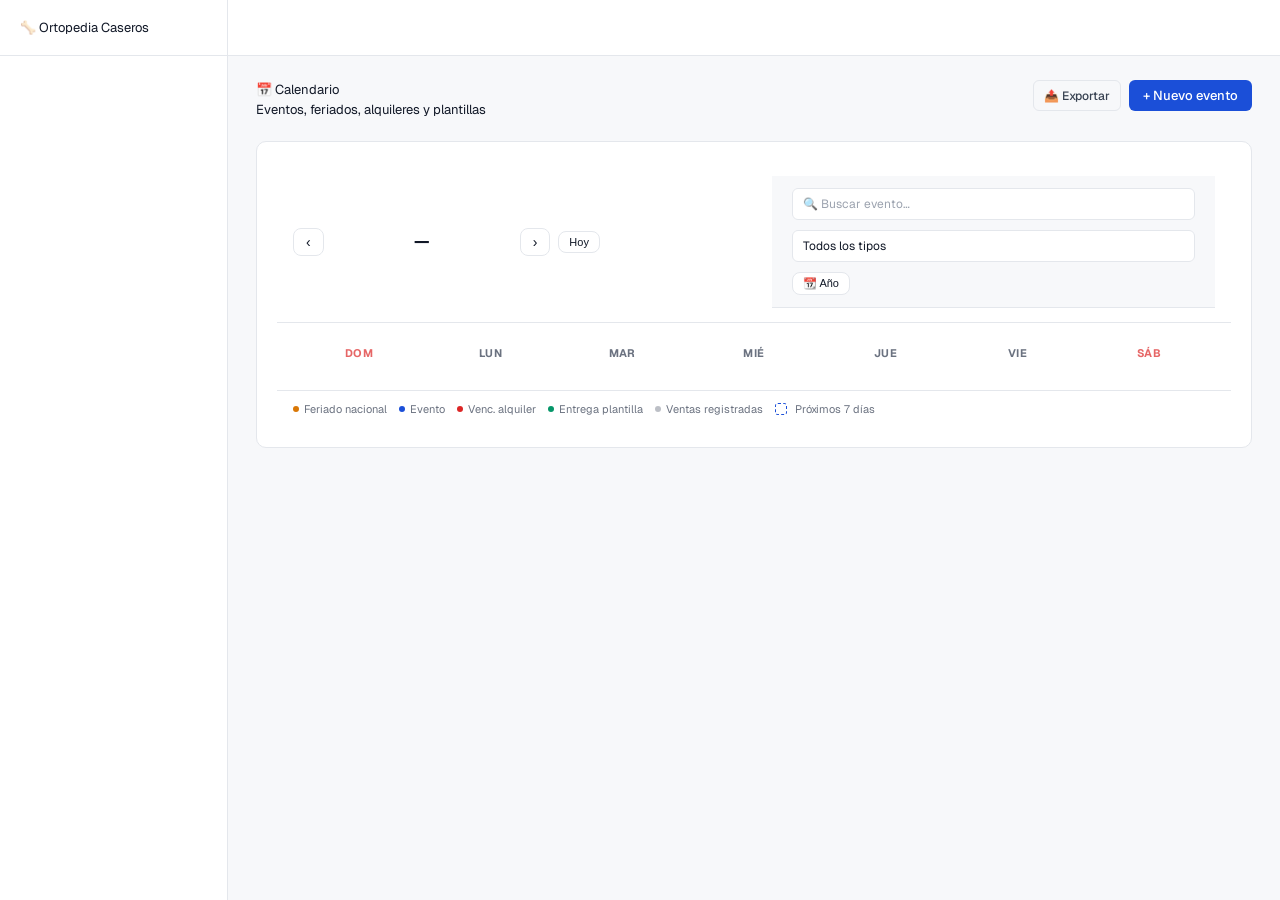
<file: calendario.html>
<!DOCTYPE html>
<html lang="es">
<head>
  <meta charset="UTF-8">
  <meta name="viewport" content="width=device-width, initial-scale=1.0">
  <title>Calendario — Ortopedia Caseros</title>
  <script>if(localStorage.getItem('theme')==='dark'||(!localStorage.getItem('theme')&&matchMedia('(prefers-color-scheme: dark)').matches))document.documentElement.classList.add('dark');</script>
  <link rel="stylesheet" href="css/styles.css">
  <style>
    /* ── Tipo badges ── */
    .tipo-evento   { color: var(--brand);  background: var(--brand-dim); }
    .tipo-entrega  { color: var(--amber);  background: var(--amber-bg);  }
    .tipo-cheque   { color: var(--purple); background: var(--purple-bg); }
    .tipo-pago     { color: var(--green);  background: var(--green-bg);  }
    .tipo-reunion  { color: var(--blue);   background: var(--blue-bg);   }
    .tipo-otro     { color: var(--text-3); background: var(--surface-2); }

    /* ── Nav ── */
    .cal-nav { display:flex; align-items:center; gap:8px; }
    .cal-nav-btn { background:var(--surface); border:1px solid var(--border); border-radius:8px; padding:5px 12px; cursor:pointer; color:var(--text); font-size:14px; transition:background 0.15s; }
    .cal-nav-btn:hover { background:var(--surface-2); }
    .cal-month { font-size:17px; font-weight:700; color:var(--text); min-width:180px; text-align:center; }

    /* ── Grid calendar ── */
    .cal-grid-wrap { padding:0 16px 16px; }
    .cal-grid-head { display:grid; grid-template-columns:repeat(7,1fr); margin-bottom:4px; }
    .cal-grid-head-cell { text-align:center; font-size:11px; font-weight:700; color:var(--text-3); text-transform:uppercase; letter-spacing:0.4px; padding:8px 0; }
    .cal-grid-head-cell.fin-de-semana { color:var(--red); opacity:.7; }

    .cal-grid { display:grid; grid-template-columns:repeat(7,1fr); gap:2px; }
    .cal-cell {
      min-height:68px; padding:5px 6px 4px; border-radius:8px; cursor:pointer;
      transition:background 0.12s; position:relative; background:var(--surface);
      border:1px solid transparent;
    }
    .cal-cell:hover { background:var(--surface-2); border-color:var(--border); }
    .cal-cell.otro-mes { opacity:.3; cursor:default; }
    .cal-cell.otro-mes:hover { background:var(--surface); border-color:transparent; }
    .cal-cell.hoy { border-color:var(--brand) !important; background:var(--brand-dim); }
    .cal-cell.seleccionado { background:var(--brand-dim); border-color:var(--brand); }
    .cal-cell.feriado { background:rgba(245,158,11,0.08); }
    .cal-cell.fin-semana .cal-cell-num { color:var(--red); opacity:.7; }
    .cal-cell.proxima-semana { border-color:var(--brand); border-style:dashed; opacity:1; }

    .cal-cell-num {
      font-size:13px; font-weight:600; color:var(--text);
      width:24px; height:24px; display:flex; align-items:center; justify-content:center;
      border-radius:50%; margin-bottom:3px;
    }
    .cal-cell.hoy .cal-cell-num { background:var(--brand); color:white; }

    .cal-cell-dots { display:flex; flex-wrap:wrap; gap:3px; margin-top:2px; }
    .cal-dot { width:6px; height:6px; border-radius:50%; flex-shrink:0; }
    .cal-dot-feriado  { background:var(--amber);  }
    .cal-dot-evento   { background:var(--brand);  }
    .cal-dot-entrega  { background:var(--amber);  }
    .cal-dot-cheque   { background:var(--purple); }
    .cal-dot-pago     { background:var(--green);  }
    .cal-dot-reunion  { background:var(--blue);   }
    .cal-dot-otro     { background:var(--text-3); }
    .cal-dot-alquiler { background:var(--red);    }
    .cal-dot-plantilla{ background:var(--green);  }
    .cal-dot-venta    { background:rgba(107,114,128,.45); }

    .cal-feriado-label {
      font-size:9px; font-weight:600; color:var(--amber); line-height:1.2;
      overflow:hidden; display:-webkit-box; -webkit-line-clamp:2; -webkit-box-orient:vertical;
      margin-top:2px;
    }

    /* ── Leyenda ── */
    .cal-leyenda { display:flex; flex-wrap:wrap; gap:12px; padding:10px 16px; border-top:1px solid var(--border); }
    .cal-leyenda-item { display:flex; align-items:center; gap:5px; font-size:11px; color:var(--text-3); }

    /* ── Detalle día ── */
    .cal-detalle { padding:16px 20px; border-top:1px solid var(--border); }
    .cal-detalle-header { font-size:13px; font-weight:700; color:var(--text); margin-bottom:12px; display:flex; align-items:center; gap:8px; }
    .cal-detalle-empty { font-size:13px; color:var(--text-3); padding:8px 0; }
    .cal-detalle-item { display:flex; align-items:flex-start; gap:10px; padding:8px 0; border-bottom:1px solid var(--border); }
    .cal-detalle-item:last-child { border-bottom:none; }
    .cal-detalle-icon { width:28px; height:28px; border-radius:7px; display:flex; align-items:center; justify-content:center; font-size:13px; flex-shrink:0; margin-top:1px; }
    .cal-detalle-titulo { font-size:13px; font-weight:500; color:var(--text); }
    .cal-detalle-sub { font-size:11px; color:var(--text-3); margin-top:2px; }
    .cal-detalle-actions { margin-left:auto; display:flex; gap:6px; align-items:center; }

    /* ── Vista anual ── */
    .anio-grid { display:grid; grid-template-columns:repeat(auto-fill,minmax(200px,1fr)); gap:16px; }
    .anio-mes { border:1px solid var(--border); border-radius:10px; padding:10px; }
    .anio-mes-titulo { font-size:12px; font-weight:700; color:var(--text); margin-bottom:6px; text-align:center; cursor:pointer; }
    .anio-mes-titulo:hover { color:var(--brand); }
    .anio-mini-grid { display:grid; grid-template-columns:repeat(7,1fr); gap:1px; }
    .anio-mini-cell { aspect-ratio:1; border-radius:4px; display:flex; align-items:center; justify-content:center; font-size:9px; color:var(--text-3); position:relative; cursor:pointer; }
    .anio-mini-cell:hover { background:var(--surface-2); }
    .anio-mini-cell.hoy { background:var(--brand); color:white; border-radius:50%; }
    .anio-mini-cell.feriado { background:rgba(245,158,11,0.15); color:var(--amber); }
    .anio-mini-cell.con-evento { font-weight:700; color:var(--brand); }
    .anio-mini-cell.otro-mes { opacity:.2; cursor:default; }
    .anio-mini-cell.fin-sem { color:var(--red); opacity:.65; }
    .anio-mini-head { font-size:8px; font-weight:700; text-align:center; color:var(--text-3); }
    /* ── Exportar ── */
    .filter-row { display:flex; gap:10px; flex-wrap:wrap; align-items:center; }
  </style>
</head>
<body>
  <button class="hamburger" id="hamburger">☰</button>
  <div class="sidebar-overlay" id="sidebar-overlay"></div>

  <div class="layout">
    <nav class="sidebar" id="sidebar">
      <div class="logo">🦴 Ortopedia Caseros</div>
    </nav>

    <main class="main">
      <div class="topbar" id="topbar"></div>

      <div class="page-content">
        <div class="page-header">
          <div>
            <div class="page-title">📅 Calendario</div>
            <div class="page-subtitle">Eventos, feriados, alquileres y plantillas</div>
          </div>
          <div style="display:flex;gap:8px">
            <button class="btn btn-secondary btn-sm" id="btn-exportar" title="Exportar mes para WhatsApp">📤 Exportar</button>
            <button class="btn btn-primary" id="btn-nuevo">+ Nuevo evento</button>
          </div>
        </div>

        <div class="card" style="margin-bottom:20px">
          <!-- Navegación -->
          <div style="padding:14px 16px;border-bottom:1px solid var(--border);display:flex;align-items:center;justify-content:space-between;flex-wrap:wrap;gap:10px">
            <div class="cal-nav">
              <button class="cal-nav-btn" id="btn-prev">‹</button>
              <div class="cal-month" id="cal-month-label">—</div>
              <button class="cal-nav-btn" id="btn-next">›</button>
              <button class="cal-nav-btn" id="btn-hoy-nav" style="font-size:11px;padding:4px 10px">Hoy</button>
            </div>
            <div class="filter-row">
              <input type="search" class="input" id="buscar-evento" placeholder="🔍 Buscar evento…" style="min-width:170px;font-size:12px">
              <select class="select" id="filtro-tipo" style="min-width:140px;font-size:12px">
                <option value="">Todos los tipos</option>
                <option value="evento">Evento</option>
                <option value="entrega">Entrega mercadería</option>
                <option value="cheque">Vto. cheque</option>
                <option value="pago">Pago</option>
                <option value="reunion">Reunión</option>
                <option value="otro">Otro</option>
              </select>
              <button class="cal-nav-btn" id="btn-vista-anio" style="font-size:11px;padding:4px 10px">📆 Año</button>
            </div>
          </div>

          <!-- Grid calendario -->
          <div class="cal-grid-wrap" style="padding-top:14px">
            <div class="cal-grid-head" id="cal-grid-head">
              <div class="cal-grid-head-cell fin-de-semana">Dom</div>
              <div class="cal-grid-head-cell">Lun</div>
              <div class="cal-grid-head-cell">Mar</div>
              <div class="cal-grid-head-cell">Mié</div>
              <div class="cal-grid-head-cell">Jue</div>
              <div class="cal-grid-head-cell">Vie</div>
              <div class="cal-grid-head-cell fin-de-semana">Sáb</div>
            </div>
            <div class="cal-grid" id="cal-grid"></div>
          </div>

          <!-- Leyenda -->
          <div class="cal-leyenda">
            <div class="cal-leyenda-item"><span class="cal-dot cal-dot-feriado"></span>Feriado nacional</div>
            <div class="cal-leyenda-item"><span class="cal-dot cal-dot-evento"></span>Evento</div>
            <div class="cal-leyenda-item"><span class="cal-dot cal-dot-alquiler"></span>Venc. alquiler</div>
            <div class="cal-leyenda-item"><span class="cal-dot cal-dot-plantilla"></span>Entrega plantilla</div>
            <div class="cal-leyenda-item"><span class="cal-dot cal-dot-venta"></span>Ventas registradas</div>
            <div class="cal-leyenda-item"><span style="display:inline-block;width:12px;height:12px;border:1.5px dashed var(--brand);border-radius:3px;vertical-align:middle"></span>&nbsp;Próximos 7 días</div>
          </div>

          <!-- Resultados de búsqueda -->
          <div id="cal-search-results" style="display:none;padding:0 16px 16px"></div>

          <!-- Vista anual -->
          <div id="cal-anio-wrap" style="display:none;padding:0 16px 16px"></div>

          <!-- Detalle del día seleccionado -->
          <div class="cal-detalle" id="cal-detalle" style="display:none"></div>
        </div>
      </div>
    </main>
  </div>

  <!-- Modal nuevo/editar evento -->
  <div class="modal-overlay hidden" id="modal-overlay">
    <div class="modal" style="max-width:460px">
      <div class="modal-header">
        <div class="modal-title" id="modal-titulo">Nuevo evento</div>
        <button class="modal-close" id="btn-cerrar-modal">✕</button>
      </div>
      <div class="modal-body">
        <form id="form-evento">
          <input type="hidden" id="ev-id">
          <div class="form-row">
            <label class="label">Título *</label>
            <input type="text" class="input" id="ev-titulo" required placeholder="Ej: Entrega proveedor Inti">
          </div>
          <div class="form-row" style="display:grid;grid-template-columns:1fr 1fr;gap:12px">
            <div>
              <label class="label">Fecha *</label>
              <input type="date" class="input" id="ev-fecha" required>
            </div>
            <div>
              <label class="label">Hora (opcional)</label>
              <input type="time" class="input" id="ev-hora">
            </div>
          </div>
          <div class="form-row">
            <label class="label">Tipo</label>
            <select class="select" id="ev-tipo">
              <option value="evento">Evento general</option>
              <option value="entrega">Entrega de mercadería</option>
              <option value="cheque">Vencimiento de cheque</option>
              <option value="pago">Pago</option>
              <option value="reunion">Reunión</option>
              <option value="otro">Otro</option>
            </select>
          </div>
          <div class="form-row">
            <label class="label">Recordatorio</label>
            <select class="select" id="ev-recordatorio">
              <option value="">Sin recordatorio</option>
              <option value="0">El mismo día (9 am)</option>
              <option value="1">1 día antes</option>
              <option value="2">2 días antes</option>
              <option value="3">3 días antes</option>
              <option value="7">1 semana antes</option>
            </select>
          </div>
          <div class="form-row">
            <label class="label">Descripción (opcional)</label>
            <textarea class="input" id="ev-descripcion" rows="2" placeholder="Detalles del evento..." style="resize:vertical"></textarea>
          </div>
        </form>
      </div>
      <div class="modal-footer" style="display:flex;gap:8px">
        <button class="btn btn-danger btn-sm" id="btn-eliminar" style="display:none">🗑 Eliminar</button>
        <div style="flex:1"></div>
        <button class="btn btn-secondary" id="btn-cancelar">Cancelar</button>
        <button class="btn btn-primary" id="btn-guardar">Guardar</button>
      </div>
    </div>
  </div>

  <script type="module" src="js/calendario.js"></script>
  <script type="module" src="js/common.js"></script>
</body>
</html>
</file>
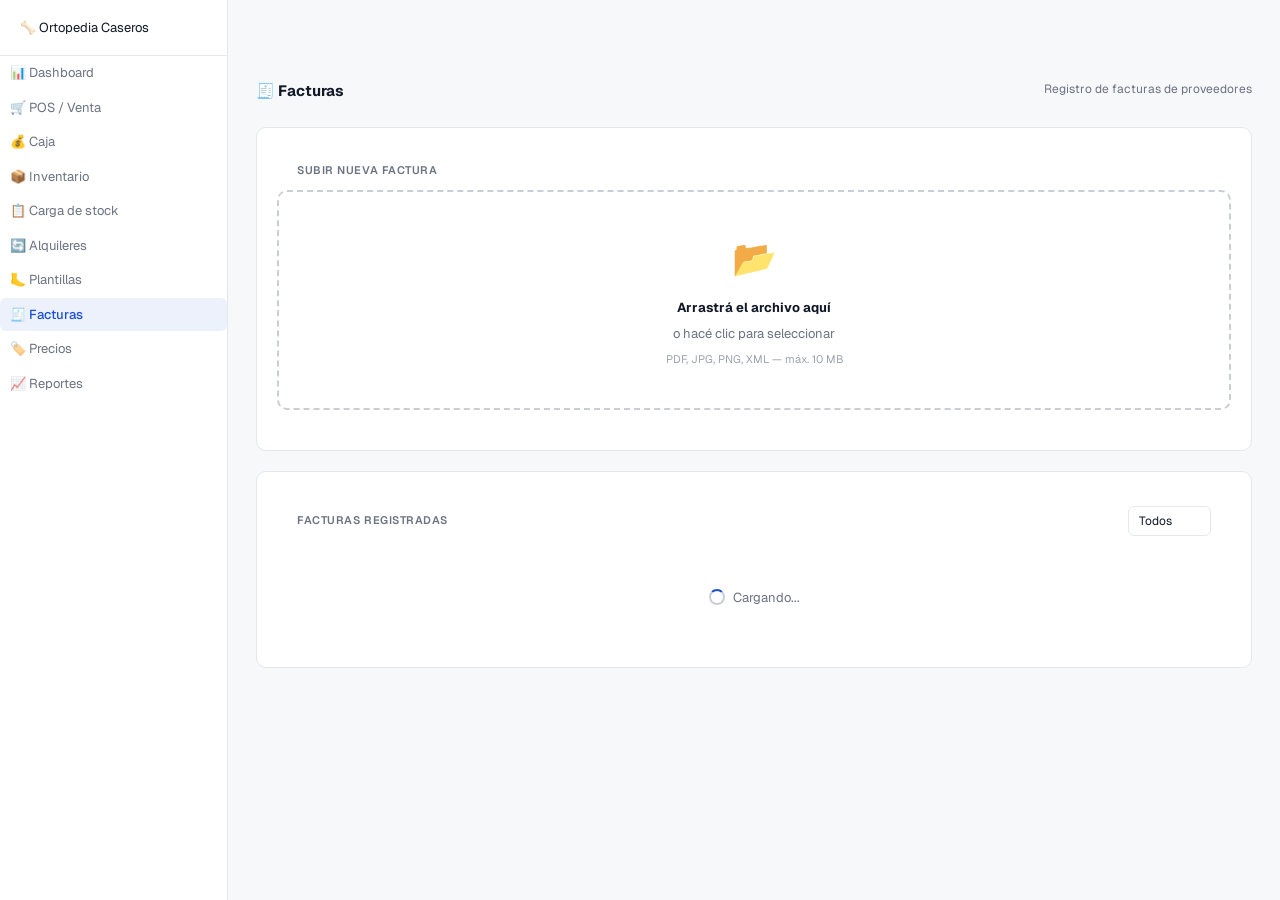
<file: facturas.html>
<!DOCTYPE html>
<html lang="es">
<head>
  <meta charset="UTF-8">
  <meta name="viewport" content="width=device-width, initial-scale=1.0">
  <title>Facturas — Ortopedia Caseros</title>
  <script>if(localStorage.getItem('theme')==='dark'||(!localStorage.getItem('theme')&&matchMedia('(prefers-color-scheme: dark)').matches))document.documentElement.classList.add('dark');</script>
  <link rel="stylesheet" href="css/styles.css">
  <style>
    .drop-zone {
      border: 2px dashed var(--border-strong);
      border-radius: var(--radius);
      padding: 40px 20px;
      text-align: center;
      cursor: pointer;
      transition: border-color 0.2s, background 0.2s;
      margin-bottom: 20px;
    }
    .drop-zone:hover, .drop-zone.dragover {
      border-color: var(--teal);
      background: var(--teal-dim);
    }
    .drop-zone .icon { font-size: 36px; margin-bottom: 12px; }
    .drop-zone p { color: var(--text-muted); font-size: 13px; margin-top: 6px; }
    .drop-zone strong { color: var(--text); }
    #file-input { display: none; }
    .factura-row {
      display: grid;
      grid-template-columns: 2fr 1fr 1fr 1fr 100px;
      gap: 8px;
      align-items: center;
      padding: 12px 14px;
      border-bottom: 1px solid var(--border);
      font-size: 13px;
    }
    .factura-row:last-child { border-bottom: none; }
    .factura-row.header {
      font-size: 11px;
      font-weight: 600;
      color: var(--text-muted);
      text-transform: uppercase;
      letter-spacing: 0.06em;
      padding: 10px 14px;
      background: var(--surface-2);
      border-radius: var(--radius-sm) var(--radius-sm) 0 0;
    }
    .progress-bar {
      height: 4px;
      background: var(--border-strong);
      border-radius: 2px;
      overflow: hidden;
      margin-top: 8px;
    }
    .progress-fill {
      height: 100%;
      background: var(--teal);
      border-radius: 2px;
      transition: width 0.3s;
    }
    @media (max-width: 768px) {
      .factura-row { grid-template-columns: 1fr 1fr; }
      .factura-row .hide-mobile { display: none; }
    }
  </style>
</head>
<body>
  <button class="hamburger" id="hamburger">☰</button>
  <div class="sidebar-overlay" id="sidebar-overlay"></div>

  <div class="layout">
    <nav class="sidebar" id="sidebar">
      <div class="logo">🦴 Ortopedia Caseros</div>
      <a href="index.html">📊 Dashboard</a>
      <a href="pos.html">🛒 POS / Venta</a>
      <a href="caja.html">💰 Caja</a>
      <a href="inventario.html">📦 Inventario</a>
      <a href="stock-carga.html">📋 Carga de stock</a>
      <a href="alquileres.html">🔄 Alquileres</a>
      <a href="plantillas.html">🦶 Plantillas</a>
      <a href="facturas.html" class="active">🧾 Facturas</a>
      <a href="precios.html">🏷️ Precios</a>
      <a href="reportes.html">📈 Reportes</a>
    </nav>

    <main class="main">
      <div class="page-header">
        <h1>🧾 Facturas</h1>
        <p>Registro de facturas de proveedores</p>
      </div>

      <!-- Upload -->
      <div class="card" style="margin-bottom:20px">
        <div class="card-title">Subir nueva factura</div>

        <div class="drop-zone" id="drop-zone">
          <div class="icon">📂</div>
          <strong>Arrastrá el archivo aquí</strong>
          <p>o hacé clic para seleccionar</p>
          <p style="margin-top:8px;font-size:11px;color:var(--text-dim)">PDF, JPG, PNG, XML — máx. 10 MB</p>
          <input type="file" id="file-input" accept=".pdf,.jpg,.jpeg,.png,.xml">
        </div>

        <div id="upload-preview" style="display:none">
          <div style="display:flex;align-items:center;gap:10px;margin-bottom:14px">
            <span id="upload-filename" style="font-weight:500;font-size:13px"></span>
            <button class="btn btn-secondary" style="padding:4px 10px;font-size:12px" id="btn-cambiar-archivo">Cambiar</button>
          </div>
          <div class="form-row" style="margin-bottom:14px">
            <div class="form-group">
              <label>Proveedor</label>
              <input type="text" class="input" id="input-proveedor" placeholder="Nombre del proveedor">
            </div>
            <div class="form-group">
              <label>N° de factura</label>
              <input type="text" class="input" id="input-nro-factura" placeholder="Ej: 0001-00123456">
            </div>
          </div>
          <div class="form-row" style="margin-bottom:14px">
            <div class="form-group">
              <label>Fecha de factura</label>
              <input type="date" class="input" id="input-fecha-factura">
            </div>
            <div class="form-group">
              <label>Total ($)</label>
              <input type="number" class="input" id="input-total-factura" placeholder="0.00" step="0.01">
            </div>
          </div>
          <div id="upload-progress" style="display:none">
            <div class="progress-bar"><div class="progress-fill" id="progress-fill" style="width:0%"></div></div>
            <p style="font-size:12px;color:var(--text-muted);margin-top:6px" id="upload-status">Subiendo...</p>
          </div>
          <button class="btn btn-primary" id="btn-subir">📤 Registrar factura</button>
        </div>
      </div>

      <!-- Lista -->
      <div class="card">
        <div class="card-title" style="display:flex;justify-content:space-between;align-items:center">
          <span>Facturas registradas</span>
          <div style="display:flex;gap:8px">
            <select class="select" id="filtro-estado" style="width:auto;padding:6px 10px;font-size:12px">
              <option value="">Todos</option>
              <option value="pendiente">Pendiente</option>
              <option value="procesada">Procesada</option>
              <option value="error">Error</option>
            </select>
          </div>
        </div>

        <div id="facturas-container">
          <div class="loading"><div class="spinner"></div> Cargando...</div>
        </div>
      </div>
    </main>
  </div>

  <!-- Modal detalle factura -->
  <div class="modal-overlay hidden" id="modal-detalle">
    <div class="modal" style="max-width:560px">
      <div class="modal-header">
        <div class="modal-title">🧾 Detalle de factura</div>
        <button class="modal-close" id="btn-cerrar-detalle">✕</button>
      </div>
      <div id="detalle-content"></div>
      <div style="margin-top:16px;display:flex;gap:8px;flex-wrap:wrap">
        <button class="btn btn-primary" id="btn-marcar-procesada">✅ Marcar como procesada</button>
        <a class="btn btn-secondary" id="link-ver-archivo" href="#" target="_blank">📎 Ver archivo</a>
        <button class="btn btn-danger" id="btn-eliminar-factura">🗑️ Eliminar</button>
      </div>
    </div>
  </div>

  <nav class="bottom-nav">
    <a href="pos.html"><span class="icon">🛒</span>POS</a>
    <a href="caja.html"><span class="icon">💰</span>Caja</a>
    <a href="index.html"><span class="icon">📊</span>Dashboard</a>
    <a href="inventario.html"><span class="icon">📦</span>Stock</a>
    <a href="reportes.html"><span class="icon">📈</span>Reportes</a>
  </nav>

  <script type="module" src="js/common.js"></script>
  <script type="module" src="js/theme.js"></script>
  <script type="module" src="js/facturas.js"></script>
  <script>
    const hamburger = document.getElementById('hamburger');
    const sidebar = document.getElementById('sidebar');
    const overlay = document.getElementById('sidebar-overlay');
    hamburger.addEventListener('click', () => {
      sidebar.classList.toggle('open');
      overlay.classList.toggle('open');
    });
    overlay.addEventListener('click', () => {
      sidebar.classList.remove('open');
      overlay.classList.remove('open');
    });
  </script>
</body>
</html>
</file>
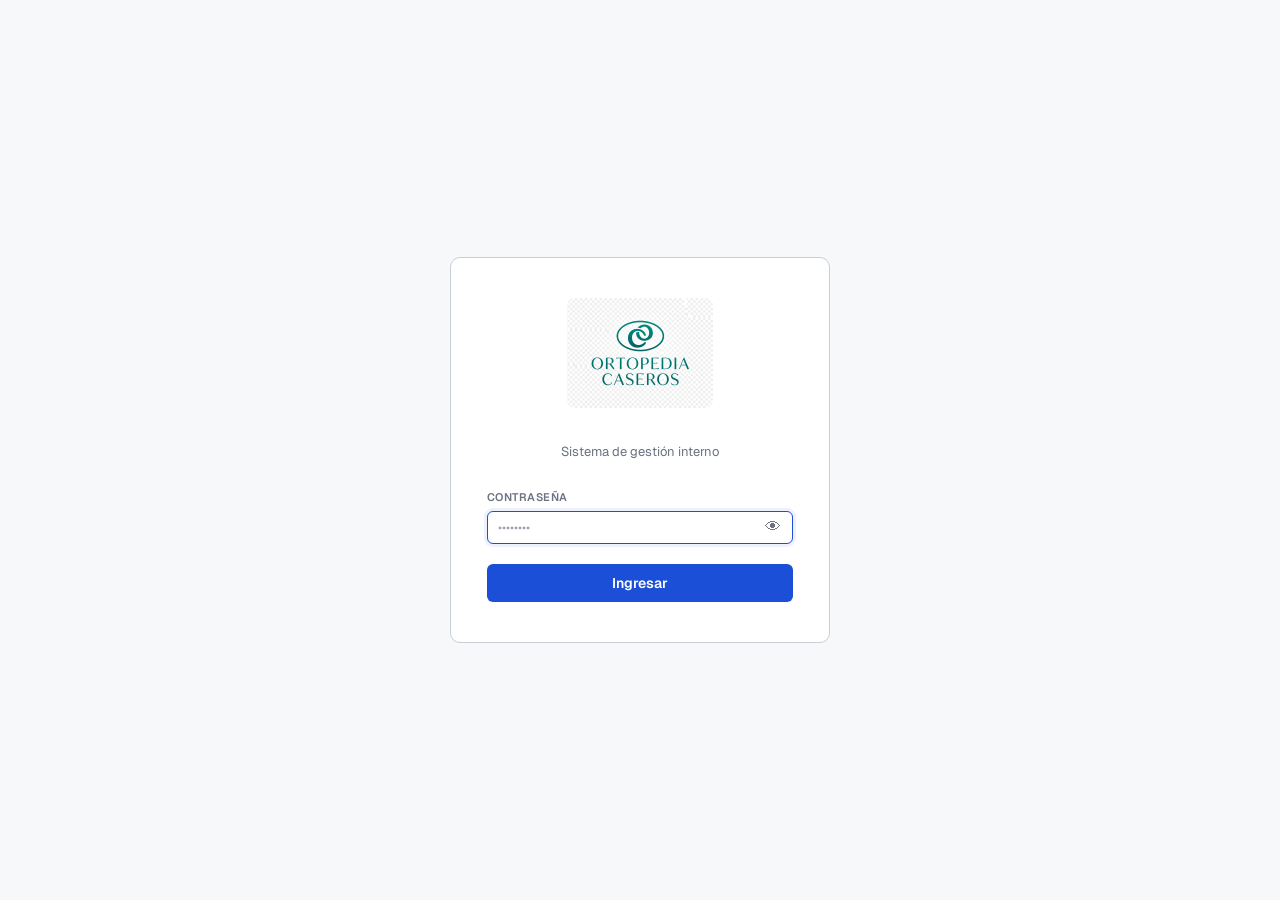
<file: login.html>
<!DOCTYPE html>
<html lang="es">
<head>
  <meta charset="UTF-8">
  <meta name="viewport" content="width=device-width, initial-scale=1.0">
  <title>Ortopedia Caseros — Acceso</title>
  <script>if(localStorage.getItem('theme')==='dark'||(!localStorage.getItem('theme')&&matchMedia('(prefers-color-scheme: dark)').matches))document.documentElement.classList.add('dark');</script>
  <link rel="stylesheet" href="css/styles.css">
  <style>
    body {
      display: flex;
      align-items: center;
      justify-content: center;
      min-height: 100vh;
      background: var(--bg);
    }
    .login-card {
      background: var(--surface);
      border: 1px solid var(--border-strong);
      border-radius: var(--radius);
      padding: 40px 36px;
      width: 100%;
      max-width: 380px;
    }
    .login-logo {
      font-family: 'Syne', sans-serif;
      font-size: 22px;
      font-weight: 800;
      color: var(--teal);
      margin-bottom: 6px;
    }
    .login-sub {
      font-size: 13px;
      color: var(--text-muted);
      margin-bottom: 32px;
    }
    .login-error {
      background: var(--red-dim);
      border: 1px solid rgba(255,91,91,0.25);
      border-radius: var(--radius-sm);
      color: var(--red);
      padding: 10px 14px;
      font-size: 13px;
      margin-bottom: 14px;
      display: none;
    }
  </style>
</head>
<body>
  <div class="login-card">
    <div style="text-align:center;margin-bottom:28px">
      <img src="img/logo.jpg" alt="Ortopedia Caseros"
        style="height:110px;width:auto;max-width:260px;object-fit:contain;border-radius:8px">
    </div>
    <div class="login-sub" style="text-align:center;margin-bottom:28px">Sistema de gestión interno</div>

    <div class="login-error" id="login-error"></div>

    <form id="form-login">
      <div class="form-group">
        <label>Contraseña</label>
        <div style="position:relative">
          <input type="password" class="input" id="input-password"
            placeholder="••••••••" required autofocus style="padding-right:44px">
          <button type="button" id="btn-toggle-pass"
            style="position:absolute;right:12px;top:50%;transform:translateY(-50%);background:none;border:none;cursor:pointer;color:var(--text-muted);font-size:16px;padding:0;line-height:1">
            👁
          </button>
        </div>
      </div>
      <button type="submit" class="btn btn-primary btn-full btn-lg" id="btn-login" style="margin-top:8px">
        Ingresar
      </button>
    </form>

    <script>
      document.getElementById('btn-toggle-pass').addEventListener('click', () => {
        const inp = document.getElementById('input-password');
        inp.type = inp.type === 'password' ? 'text' : 'password';
      });
    </script>
  </div>

  <script type="module" src="js/login.js"></script>
</body>
</html>
</file>
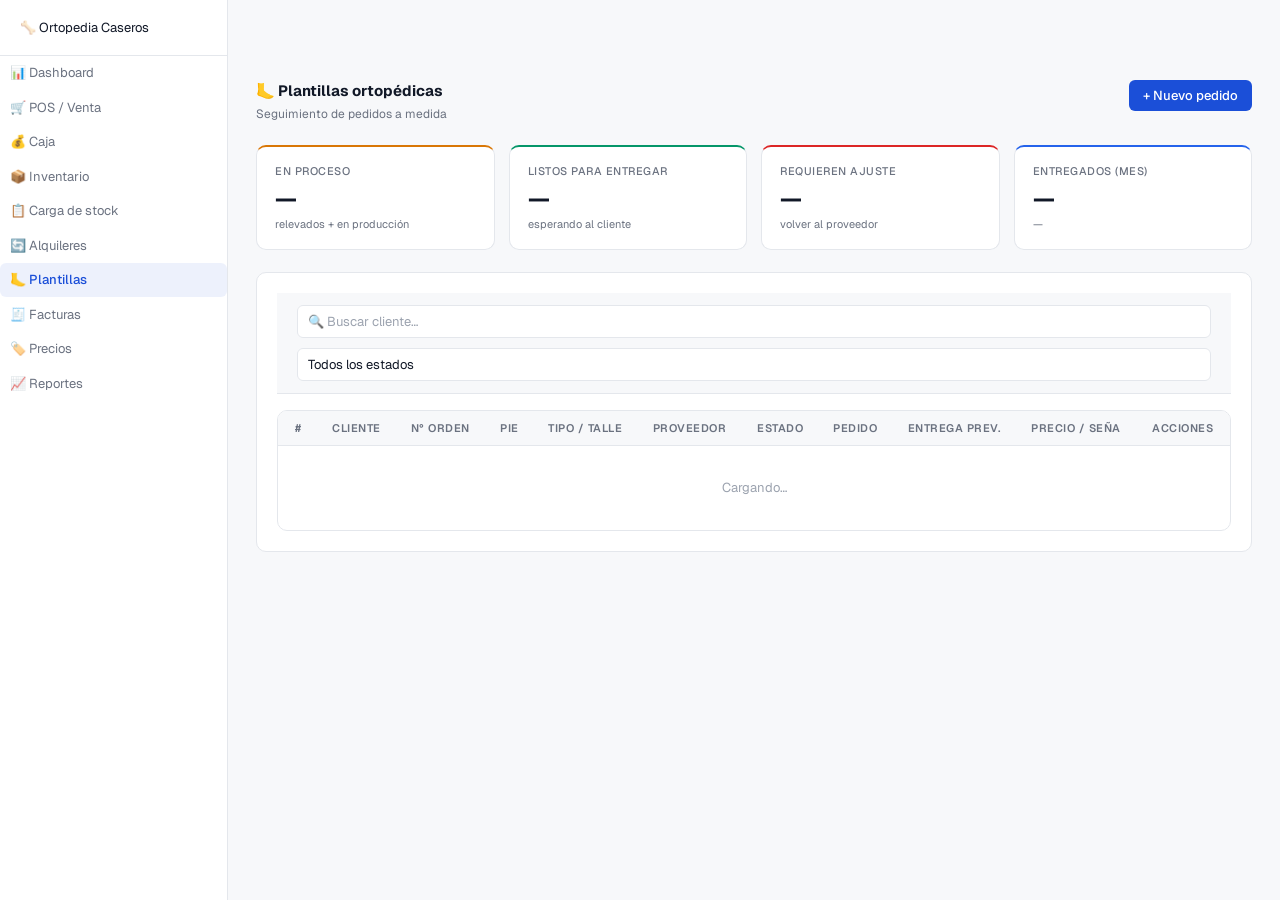
<file: plantillas.html>
<!DOCTYPE html>
<html lang="es">
<head>
  <meta charset="UTF-8">
  <meta name="viewport" content="width=device-width, initial-scale=1.0">
  <title>Plantillas — Ortopedia Caseros</title>
  <script>if(localStorage.getItem('theme')==='dark'||(!localStorage.getItem('theme')&&matchMedia('(prefers-color-scheme: dark)').matches))document.documentElement.classList.add('dark');</script>
  <link rel="stylesheet" href="css/styles.css">
  <style>
    .estado-relevado    { color: var(--text-2);  background: var(--surface-2); }
    .estado-produccion  { color: var(--amber);   background: var(--amber-bg);  }
    .estado-listo       { color: var(--green);   background: var(--green-bg);  }
    .estado-entregado   { color: var(--text-3);  background: var(--surface-2); }
    .estado-ajuste      { color: var(--red);     background: var(--red-bg);    }

    .filter-row { display:flex; gap:10px; flex-wrap:wrap; margin-bottom:16px; align-items:center; }

    .estado-btn {
      padding:6px 14px; border-radius:var(--radius-sm); font-size:12px;
      font-weight:600; cursor:pointer; border:1px solid var(--border);
      background:var(--surface-2); color:var(--text-2); transition:all .15s;
    }
    .estado-btn:hover { border-color:var(--brand); color:var(--brand); }
    .estado-btn.activo { background:var(--teal-dim); border-color:var(--teal); color:var(--teal); }
  </style>
</head>
<body>
  <button class="hamburger" id="hamburger">☰</button>
  <div class="sidebar-overlay" id="sidebar-overlay"></div>

  <div class="layout">
    <nav class="sidebar" id="sidebar">
      <div class="logo">🦴 Ortopedia Caseros</div>
      <a href="index.html">📊 Dashboard</a>
      <a href="pos.html">🛒 POS / Venta</a>
      <a href="caja.html">💰 Caja</a>
      <a href="inventario.html">📦 Inventario</a>
      <a href="stock-carga.html">📋 Carga de stock</a>
      <a href="alquileres.html">🔄 Alquileres</a>
      <a href="plantillas.html" class="active">🦶 Plantillas</a>
      <a href="facturas.html">🧾 Facturas</a>
      <a href="precios.html">🏷️ Precios</a>
      <a href="reportes.html">📈 Reportes</a>
    </nav>

    <main class="main">
      <div class="page-header" style="display:flex;align-items:flex-start;justify-content:space-between;flex-wrap:wrap;gap:12px">
        <div>
          <h1>🦶 Plantillas ortopédicas</h1>
          <p>Seguimiento de pedidos a medida</p>
        </div>
        <button class="btn btn-primary" id="btn-nuevo-pedido">+ Nuevo pedido</button>
      </div>

      <!-- KPIs -->
      <div class="kpi-grid">
        <div class="kpi-card amber">
          <div class="kpi-label">En proceso</div>
          <div class="kpi-value" id="kpi-proceso">—</div>
          <div class="kpi-sub">relevados + en producción</div>
        </div>
        <div class="kpi-card green">
          <div class="kpi-label">Listos para entregar</div>
          <div class="kpi-value" id="kpi-listos">—</div>
          <div class="kpi-sub">esperando al cliente</div>
        </div>
        <div class="kpi-card red">
          <div class="kpi-label">Requieren ajuste</div>
          <div class="kpi-value" id="kpi-ajuste">—</div>
          <div class="kpi-sub">volver al proveedor</div>
        </div>
        <div class="kpi-card blue">
          <div class="kpi-label">Entregados (mes)</div>
          <div class="kpi-value" id="kpi-entregados">—</div>
          <div class="kpi-sub" id="kpi-ingresos-sub">—</div>
        </div>
      </div>

      <!-- Tabla -->
      <div class="card">
        <div class="filter-row">
          <input type="text" class="input" id="busqueda-plt" placeholder="🔍 Buscar cliente…" style="flex:1;min-width:180px">
          <select class="select" id="filtro-estado-plt" style="min-width:160px">
            <option value="">Todos los estados</option>
            <option value="relevado">📋 Relevado</option>
            <option value="en_produccion">⚙️ En producción</option>
            <option value="listo">✅ Listo</option>
            <option value="ajuste">🔧 Requiere ajuste</option>
            <option value="entregado">📦 Entregado</option>
          </select>
        </div>

        <div class="table-wrap">
          <table>
            <thead>
              <tr>
                <th style="width:40px;text-align:center">#</th>
                <th>Cliente</th>
                <th>N° Orden</th>
                <th>Pie</th>
                <th>Tipo / Talle</th>
                <th>Proveedor</th>
                <th>Estado</th>
                <th>Pedido</th>
                <th>Entrega prev.</th>
                <th>Precio / Seña</th>
                <th>Acciones</th>
              </tr>
            </thead>
            <tbody id="plt-tbody">
              <tr><td colspan="11" style="text-align:center;color:var(--text-dim);padding:32px">Cargando…</td></tr>
            </tbody>
          </table>
        </div>
      </div>
    </main>
  </div>

  <!-- Bottom nav mobile -->
  <nav class="bottom-nav">
    <a href="pos.html"><span class="icon">🛒</span>POS</a>
    <a href="caja.html"><span class="icon">💰</span>Caja</a>
    <a href="inventario.html"><span class="icon">📦</span>Stock</a>
    <a href="index.html"><span class="icon">📊</span>Panel</a>
  </nav>

  <!-- Modal nuevo pedido -->
  <div class="modal-overlay hidden" id="modal-nuevo-plt">
    <div class="modal">
      <div class="modal-header">
        <span class="modal-title">Nuevo pedido de plantilla</span>
        <button class="modal-close" id="btn-cerrar-nuevo-plt">✕</button>
      </div>
      <form id="form-nuevo-plt">
        <div class="form-row">
          <div class="form-group">
            <label>Nombre del cliente *</label>
            <input type="text" class="input" name="cliente_nombre" required placeholder="Ej: María García">
          </div>
          <div class="form-group">
            <label>Teléfono</label>
            <input type="tel" class="input" name="cliente_telefono" placeholder="Ej: 11-1234-5678">
          </div>
        </div>
        <div class="form-row">
          <div class="form-group">
            <label>N° de orden / Remito</label>
            <input type="text" class="input" name="nro_orden" placeholder="Ej: 00123, R-456…">
          </div>
          <div class="form-group">
            <label>Proveedor / Taller</label>
            <input type="text" class="input" name="proveedor" placeholder="Ej: Ortotaller Norte">
          </div>
        </div>
        <div class="form-row">
          <div class="form-group">
            <label>Pie</label>
            <select class="select" name="pie">
              <option value="ambos">Ambos</option>
              <option value="izquierdo">Izquierdo</option>
              <option value="derecho">Derecho</option>
            </select>
          </div>
          <div class="form-group">
            <label>Tipo de plantilla</label>
            <input type="text" class="input" name="tipo" placeholder="Ej: Blanda, Rígida, Semirígida…">
          </div>
        </div>
        <div class="form-row">
          <div class="form-group">
            <label>Talle</label>
            <input type="text" class="input" name="talle" placeholder="Ej: 38, 42-43, M…">
          </div>
        </div>
        <div class="form-row">
          <div class="form-group">
            <label>Precio ($)</label>
            <input type="number" class="input" name="precio" min="0" step="100" placeholder="0">
          </div>
          <div class="form-group">
            <label>Costo ($)</label>
            <input type="number" class="input" name="costo" min="0" step="100" placeholder="0">
          </div>
          <div class="form-group">
            <label>Seña ($)</label>
            <input type="number" class="input" name="sena" min="0" step="100" placeholder="0">
          </div>
        </div>
        <div class="form-row">
          <div class="form-group">
            <label>Fecha del pedido *</label>
            <input type="date" class="input" name="fecha_pedido" id="plt-fecha-pedido" required>
          </div>
          <div class="form-group">
            <label>Entrega prevista</label>
            <input type="date" class="input" name="fecha_entrega_prevista" id="plt-fecha-entrega">
          </div>
        </div>
        <div class="form-group">
          <label>Notas / Medidas</label>
          <textarea class="input" name="notas" rows="3" style="resize:vertical"
            placeholder="Patologías, medidas específicas, correcciones solicitadas…"></textarea>
        </div>
        <button type="submit" class="btn btn-primary btn-full">Registrar pedido</button>
      </form>
    </div>
  </div>

  <!-- Modal detalle -->
  <div class="modal-overlay hidden" id="modal-detalle-plt">
    <div class="modal" style="max-width:480px">
      <div class="modal-header">
        <span class="modal-title" id="detalle-plt-titulo">Detalle del pedido</span>
        <button class="modal-close" id="btn-cerrar-detalle-plt">✕</button>
      </div>
      <div id="detalle-plt-content"></div>
      <div id="detalle-plt-estados" style="margin-top:16px;display:flex;flex-wrap:wrap;gap:8px"></div>
      <div style="margin-top:12px;display:flex;gap:8px">
        <button class="btn btn-secondary" id="btn-editar-plt">✏️ Editar</button>
        <button class="btn btn-danger" id="btn-borrar-plt" style="margin-left:auto">🗑 Borrar</button>
      </div>
    </div>
  </div>

  <!-- Modal editar plantilla -->
  <div class="modal-overlay hidden" id="modal-editar-plt">
    <div class="modal">
      <div class="modal-header">
        <span class="modal-title">Editar pedido</span>
        <button class="modal-close" id="btn-cerrar-editar-plt">✕</button>
      </div>
      <form id="form-editar-plt">
        <input type="hidden" id="edit-plt-id">
        <div class="form-row">
          <div class="form-group">
            <label>Nombre del cliente *</label>
            <input type="text" class="input" id="edit-plt-nombre" required>
          </div>
          <div class="form-group">
            <label>Teléfono</label>
            <input type="tel" class="input" id="edit-plt-telefono">
          </div>
        </div>
        <div class="form-row">
          <div class="form-group">
            <label>N° de orden / Remito</label>
            <input type="text" class="input" id="edit-plt-orden">
          </div>
          <div class="form-group">
            <label>Proveedor / Taller</label>
            <input type="text" class="input" id="edit-plt-proveedor">
          </div>
        </div>
        <div class="form-row">
          <div class="form-group">
            <label>Pie</label>
            <select class="select" id="edit-plt-pie">
              <option value="ambos">Ambos</option>
              <option value="izquierdo">Izquierdo</option>
              <option value="derecho">Derecho</option>
            </select>
          </div>
          <div class="form-group">
            <label>Tipo de plantilla</label>
            <input type="text" class="input" id="edit-plt-tipo">
          </div>
        </div>
        <div class="form-row">
          <div class="form-group">
            <label>Talle</label>
            <input type="text" class="input" id="edit-plt-talle">
          </div>
        </div>
        <div class="form-row">
          <div class="form-group">
            <label>Precio ($)</label>
            <input type="number" class="input" id="edit-plt-precio" min="0" step="100">
          </div>
          <div class="form-group">
            <label>Costo ($)</label>
            <input type="number" class="input" id="edit-plt-costo" min="0" step="100">
          </div>
          <div class="form-group">
            <label>Seña ($)</label>
            <input type="number" class="input" id="edit-plt-sena" min="0" step="100">
          </div>
        </div>
        <div class="form-row">
          <div class="form-group">
            <label>Fecha del pedido</label>
            <input type="date" class="input" id="edit-plt-fecha-pedido">
          </div>
          <div class="form-group">
            <label>Entrega prevista</label>
            <input type="date" class="input" id="edit-plt-fecha-entrega">
          </div>
        </div>
        <div class="form-group">
          <label>Notas / Medidas</label>
          <textarea class="input" id="edit-plt-notas" rows="3" style="resize:vertical"></textarea>
        </div>
        <button type="submit" class="btn btn-primary btn-full">Guardar cambios</button>
      </form>
    </div>
  </div>

  <script>
    const hamburger = document.getElementById('hamburger');
    const sidebar   = document.getElementById('sidebar');
    const overlay   = document.getElementById('sidebar-overlay');
    hamburger.addEventListener('click', () => { sidebar.classList.toggle('open'); overlay.classList.toggle('open'); });
    overlay.addEventListener('click', () => { sidebar.classList.remove('open'); overlay.classList.remove('open'); });
  </script>

  <script type="module" src="js/common.js"></script>
  <script type="module" src="js/theme.js"></script>
  <script type="module" src="js/plantillas.js"></script>
</body>
</html>
</file>
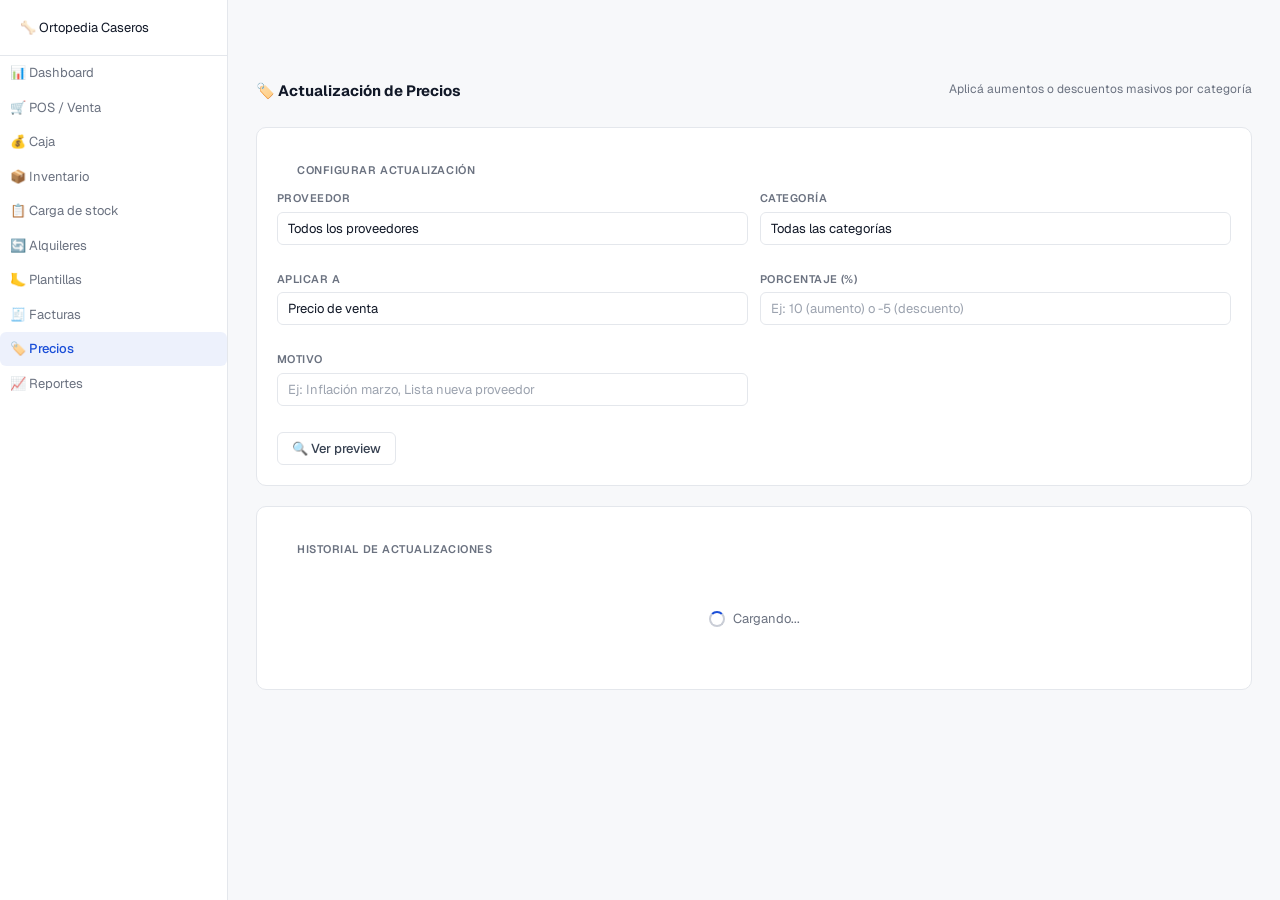
<file: precios.html>
<!DOCTYPE html>
<html lang="es">
<head>
  <meta charset="UTF-8">
  <meta name="viewport" content="width=device-width, initial-scale=1.0">
  <title>Precios — Ortopedia Caseros</title>
  <script>if(localStorage.getItem('theme')==='dark'||(!localStorage.getItem('theme')&&matchMedia('(prefers-color-scheme: dark)').matches))document.documentElement.classList.add('dark');</script>
  <link rel="stylesheet" href="css/styles.css">
  <style>
    .preview-row {
      display: grid;
      grid-template-columns: 2fr 1fr 1fr 1fr;
      gap: 8px;
      align-items: center;
      padding: 10px 0;
      border-bottom: 1px solid var(--border);
      font-size: 13px;
    }
    .preview-row:last-child { border-bottom: none; }
    .preview-row.header {
      font-size: 11px;
      font-weight: 600;
      color: var(--text-muted);
      text-transform: uppercase;
      letter-spacing: 0.06em;
      padding-bottom: 8px;
    }
    .arrow { color: var(--teal); font-size: 14px; }
    .price-new { color: var(--teal); font-weight: 600; }
    .hist-row {
      padding: 11px 14px;
      border-bottom: 1px solid var(--border);
      font-size: 13px;
      display: grid;
      grid-template-columns: 1fr 1fr 1fr 1fr 1fr;
      gap: 8px;
      align-items: center;
    }
    .hist-row:last-child { border-bottom: none; }
  </style>
</head>
<body>
  <button class="hamburger" id="hamburger">☰</button>
  <div class="sidebar-overlay" id="sidebar-overlay"></div>

  <div class="layout">
    <nav class="sidebar" id="sidebar">
      <div class="logo">🦴 Ortopedia Caseros</div>
      <a href="index.html">📊 Dashboard</a>
      <a href="pos.html">🛒 POS / Venta</a>
      <a href="caja.html">💰 Caja</a>
      <a href="inventario.html">📦 Inventario</a>
      <a href="stock-carga.html">📋 Carga de stock</a>
      <a href="alquileres.html">🔄 Alquileres</a>
      <a href="plantillas.html">🦶 Plantillas</a>
      <a href="facturas.html">🧾 Facturas</a>
      <a href="precios.html" class="active">🏷️ Precios</a>
      <a href="reportes.html">📈 Reportes</a>
    </nav>

    <main class="main">
      <div class="page-header">
        <h1>🏷️ Actualización de Precios</h1>
        <p>Aplicá aumentos o descuentos masivos por categoría</p>
      </div>

      <!-- Formulario de actualización -->
      <div class="card" style="margin-bottom:20px">
        <div class="card-title">Configurar actualización</div>
        <form id="form-precios">
          <div class="form-row" style="margin-bottom:14px">
            <div class="form-group">
              <label>Proveedor</label>
              <select class="select" id="sel-proveedor">
                <option value="">Todos los proveedores</option>
              </select>
            </div>
            <div class="form-group">
              <label>Categoría</label>
              <select class="select" id="sel-categoria">
                <option value="">Todas las categorías</option>
              </select>
            </div>
          </div>
          <div class="form-row" style="margin-bottom:14px">
            <div class="form-group">
              <label>Aplicar a</label>
              <select class="select" id="sel-tipo">
                <option value="venta">Precio de venta</option>
                <option value="costo">Precio de costo</option>
                <option value="ambos">Ambos precios</option>
              </select>
            </div>
            <div class="form-group">
              <label>Porcentaje (%)</label>
              <input type="number" class="input" id="input-pct" placeholder="Ej: 10 (aumento) o -5 (descuento)" step="0.1">
            </div>
          </div>
          <div class="form-row" style="margin-bottom:14px">
            <div class="form-group">
              <label>Motivo</label>
              <input type="text" class="input" id="input-motivo" placeholder="Ej: Inflación marzo, Lista nueva proveedor">
            </div>
          </div>
          <button type="button" class="btn btn-secondary" id="btn-preview">🔍 Ver preview</button>
        </form>
      </div>

      <!-- Preview -->
      <div class="card" id="card-preview" style="margin-bottom:20px;display:none">
        <div class="card-title" style="display:flex;justify-content:space-between;align-items:center">
          <span id="preview-titulo">Preview</span>
          <span id="preview-count" style="font-size:12px;color:var(--text-muted)"></span>
        </div>
        <div id="preview-container"></div>
        <div style="margin-top:16px;display:flex;gap:10px;align-items:center">
          <button class="btn btn-primary" id="btn-aplicar" disabled>✅ Aplicar cambios</button>
          <button class="btn btn-secondary" id="btn-cancelar-preview">Cancelar</button>
          <span id="aviso-cantidad" style="font-size:12px;color:var(--amber)"></span>
        </div>
      </div>

      <!-- Historial -->
      <div class="card">
        <div class="card-title">Historial de actualizaciones</div>
        <div id="historial-container">
          <div class="loading"><div class="spinner"></div> Cargando...</div>
        </div>
      </div>
    </main>
  </div>

  <nav class="bottom-nav">
    <a href="pos.html"><span class="icon">🛒</span>POS</a>
    <a href="caja.html"><span class="icon">💰</span>Caja</a>
    <a href="index.html"><span class="icon">📊</span>Dashboard</a>
    <a href="inventario.html"><span class="icon">📦</span>Stock</a>
    <a href="reportes.html"><span class="icon">📈</span>Reportes</a>
  </nav>

  <script type="module" src="js/common.js"></script>
  <script type="module" src="js/theme.js"></script>
  <script type="module" src="js/precios.js"></script>
  <script>
    const hamburger = document.getElementById('hamburger');
    const sidebar = document.getElementById('sidebar');
    const overlay = document.getElementById('sidebar-overlay');
    hamburger.addEventListener('click', () => {
      sidebar.classList.toggle('open');
      overlay.classList.toggle('open');
    });
    overlay.addEventListener('click', () => {
      sidebar.classList.remove('open');
      overlay.classList.remove('open');
    });
  </script>
</body>
</html>
</file>
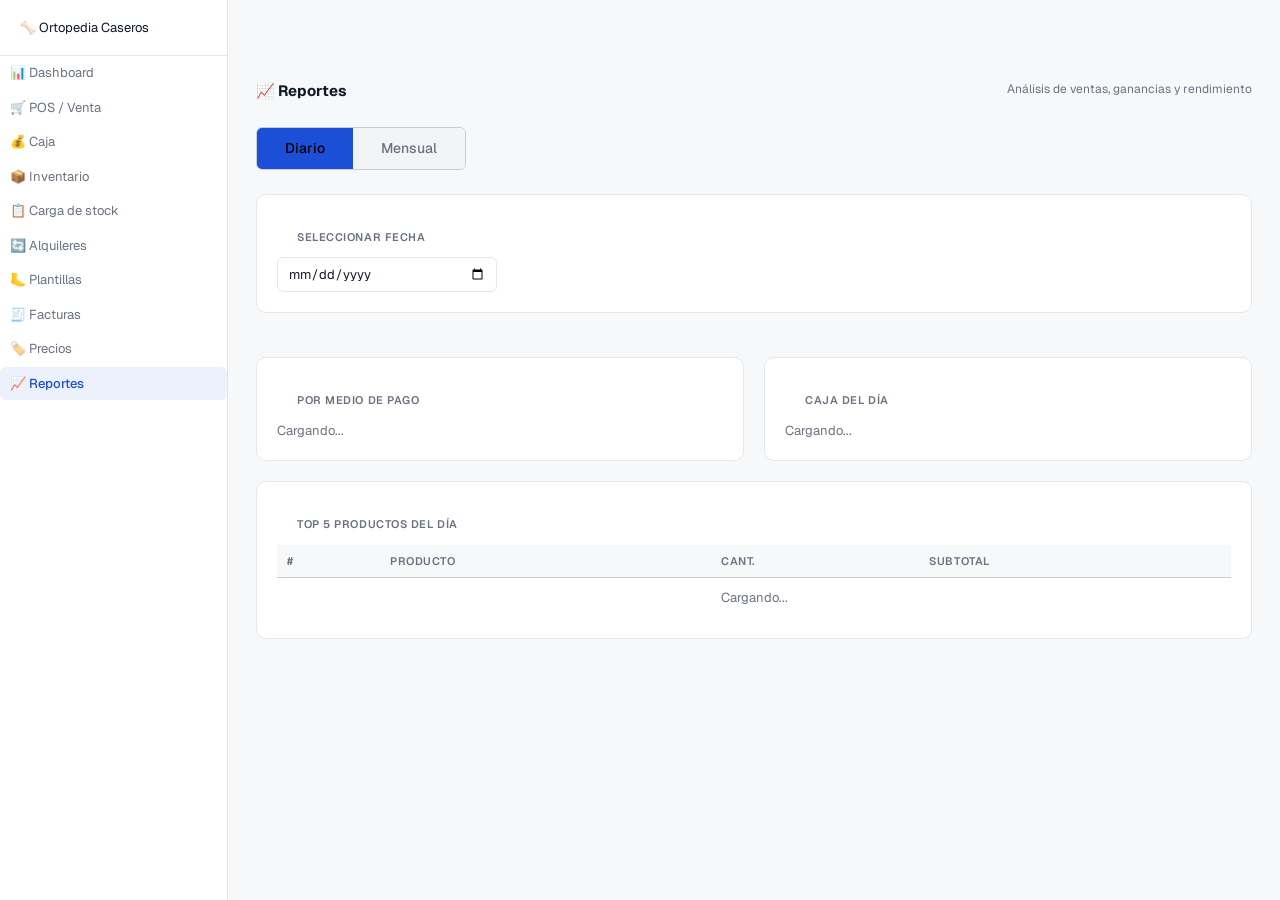
<file: reportes.html>
<!DOCTYPE html>
<html lang="es">
<head>
  <meta charset="UTF-8">
  <meta name="viewport" content="width=device-width, initial-scale=1.0">
  <title>Reportes — Ortopedia Caseros</title>
  <script>if(localStorage.getItem('theme')==='dark'||(!localStorage.getItem('theme')&&matchMedia('(prefers-color-scheme: dark)').matches))document.documentElement.classList.add('dark');</script>
  <link rel="stylesheet" href="css/styles.css">
  <style>
    /* Toggle buttons */
    .toggle-group {
      display: flex;
      gap: 0;
      border: 1px solid var(--border-strong);
      border-radius: var(--radius-sm);
      overflow: hidden;
      width: fit-content;
      margin-bottom: 24px;
    }
    .toggle-group label {
      padding: 10px 28px;
      cursor: pointer;
      font-size: 14px;
      font-weight: 500;
      color: var(--text-muted);
      background: var(--surface-2);
      transition: all 0.15s;
      user-select: none;
    }
    .toggle-group input[type="radio"] { display: none; }
    .toggle-group input[type="radio"]:checked + label {
      background: var(--teal);
      color: #000;
    }

    /* KPI Grid */
    .kpi-grid {
      display: grid;
      grid-template-columns: repeat(auto-fill, minmax(160px, 1fr));
      gap: 14px;
      margin-bottom: 24px;
    }
    .kpi-card {
      background: var(--surface-2);
      border: 1px solid var(--border);
      border-radius: var(--radius);
      padding: 18px 16px;
      text-align: center;
    }
    .kpi-label {
      font-size: 11px;
      text-transform: uppercase;
      letter-spacing: .06em;
      color: var(--text-muted);
      margin-bottom: 8px;
    }
    .kpi-value {
      font-family: 'Syne', sans-serif;
      font-size: 22px;
      font-weight: 800;
      color: var(--teal);
    }

    /* Breakdown pago */
    .breakdown-row {
      display: grid;
      grid-template-columns: 120px 1fr 110px 60px;
      align-items: center;
      gap: 12px;
      padding: 8px 0;
      border-bottom: 1px solid var(--border);
    }
    .breakdown-row:last-child { border-bottom: none; }
    .breakdown-label { font-size: 13px; font-weight: 500; }
    .breakdown-bar-wrap { background: var(--surface-3, #222); border-radius: 4px; height: 8px; overflow: hidden; }
    .breakdown-bar { background: var(--teal); height: 100%; border-radius: 4px; transition: width .4s; }
    .breakdown-val { font-family: 'Syne', sans-serif; font-weight: 700; font-size: 13px; text-align: right; }
    .breakdown-pct { font-size: 12px; color: var(--text-muted); text-align: right; }

    /* Top productos table */
    .data-table { width: 100%; border-collapse: collapse; font-size: 13px; }
    .data-table th { text-align: left; padding: 8px 10px; color: var(--text-muted); font-size: 11px; text-transform: uppercase; letter-spacing: .05em; border-bottom: 1px solid var(--border-strong); }
    .data-table td { padding: 10px; border-bottom: 1px solid var(--border); }
    .data-table tr:last-child td { border-bottom: none; }
    .data-table tr:hover td { background: var(--teal-dim); }
    .text-right { text-align: right; }
    .text-muted { color: var(--text-muted); }
    .center { text-align: center; }

    /* Caja grid */
    .caja-grid { display: grid; grid-template-columns: repeat(auto-fill, minmax(160px, 1fr)); gap: 12px; }
    .caja-item { display: flex; flex-direction: column; gap: 4px; font-size: 13px; }
    .caja-item span { color: var(--text-muted); font-size: 11px; text-transform: uppercase; letter-spacing: .05em; }

    /* Bar chart */
    .bar-chart-wrap {
      display: flex;
      align-items: flex-end;
      gap: 3px;
      height: 160px;
      padding-bottom: 28px;
      position: relative;
    }
    .bar-col {
      flex: 1;
      display: flex;
      flex-direction: column;
      align-items: center;
      justify-content: flex-end;
      height: 100%;
      position: relative;
      cursor: pointer;
    }
    .bar-fill {
      width: 100%;
      background: var(--teal);
      border-radius: 3px 3px 0 0;
      min-height: 2px;
      transition: height .3s, background .15s;
    }
    .bar-col:hover .bar-fill { background: var(--teal-light, #2dd4bf); }
    .bar-label {
      position: absolute;
      bottom: -22px;
      font-size: 9px;
      color: var(--text-muted);
      white-space: nowrap;
    }

    /* Category bars */
    .cat-row { margin-bottom: 14px; }
    .cat-header { display: flex; gap: 12px; align-items: baseline; margin-bottom: 5px; font-size: 13px; }
    .cat-name { flex: 1; font-weight: 500; }
    .cat-total { font-family: 'Syne', sans-serif; font-weight: 700; }
    .cat-gain { font-size: 12px; }
    .cat-bar-wrap { background: var(--surface-3, #222); border-radius: 4px; height: 8px; overflow: hidden; }
    .cat-bar { background: var(--teal); height: 100%; border-radius: 4px; transition: width .4s; }

    /* Comparativa */
    .comparativa-header { margin-bottom: 14px; font-size: 13px; color: var(--text-muted); }
    .comparativa-grid { display: grid; grid-template-columns: repeat(auto-fill, minmax(180px, 1fr)); gap: 14px; }
    .comp-item { background: var(--surface-2); border: 1px solid var(--border); border-radius: var(--radius); padding: 14px; display: flex; flex-direction: column; gap: 4px; }
    .comp-label { font-size: 11px; text-transform: uppercase; color: var(--text-muted); }
    .comp-curr { font-family: 'Syne', sans-serif; font-size: 18px; font-weight: 700; }
    .comp-prev { font-size: 12px; }
    .delta { font-size: 13px; font-weight: 700; padding: 2px 6px; border-radius: 4px; width: fit-content; margin-top: 2px; }
    .delta.positive { color: var(--green); background: var(--green-dim, rgba(34,197,94,.12)); }
    .delta.negative { color: var(--red); background: var(--red-dim); }
    .delta.neutral  { color: var(--text-muted); }

    /* Badges */
    .badge { padding: 3px 9px; border-radius: 20px; font-size: 11px; font-weight: 600; }
    .badge-green  { background: rgba(34,197,94,.15); color: var(--green); }
    .badge-yellow { background: rgba(234,179,8,.15); color: var(--yellow); }

    .hidden { display: none !important; }

    @media (max-width: 600px) {
      .breakdown-row { grid-template-columns: 90px 1fr 80px; }
      .breakdown-pct { display: none; }
    }
  </style>
</head>
<body>
  <button class="hamburger" id="hamburger">☰</button>
  <div class="sidebar-overlay" id="sidebar-overlay"></div>

  <div class="layout">
    <nav class="sidebar" id="sidebar">
      <div class="logo">🦴 Ortopedia Caseros</div>
      <a href="index.html">📊 Dashboard</a>
      <a href="pos.html">🛒 POS / Venta</a>
      <a href="caja.html">💰 Caja</a>
      <a href="inventario.html">📦 Inventario</a>
      <a href="stock-carga.html">📋 Carga de stock</a>
      <a href="alquileres.html">🔄 Alquileres</a>
      <a href="plantillas.html">🦶 Plantillas</a>
      <a href="facturas.html">🧾 Facturas</a>
      <a href="precios.html">🏷️ Precios</a>
      <a href="reportes.html" class="active">📈 Reportes</a>
    </nav>

    <main class="main">
      <div class="page-header">
        <h1>📈 Reportes</h1>
        <p>Análisis de ventas, ganancias y rendimiento</p>
      </div>

      <!-- Toggle Diario / Mensual -->
      <div class="toggle-group">
        <input type="radio" id="r-diario"  name="tipo-reporte" value="diario"  checked>
        <label for="r-diario">Diario</label>
        <input type="radio" id="r-mensual" name="tipo-reporte" value="mensual">
        <label for="r-mensual">Mensual</label>
      </div>
      <!-- Hidden select for JS compatibility -->
      <select id="tipo-reporte" style="display:none">
        <option value="diario">Diario</option>
        <option value="mensual">Mensual</option>
      </select>

      <!-- ── REPORTE DIARIO ─────────────────────────────────────────── -->
      <div id="reporte-diario">
        <div class="card" style="margin-bottom:20px">
          <div class="card-title">Seleccionar fecha</div>
          <input type="date" id="fecha-diario" class="input" style="max-width:220px">
        </div>

        <!-- KPIs -->
        <div id="kpis-diario" class="kpi-grid"></div>

        <div style="display:grid;grid-template-columns:1fr 1fr;gap:20px;margin-bottom:20px">
          <!-- Breakdown por pago -->
          <div class="card">
            <div class="card-title">Por medio de pago</div>
            <div id="breakdown-pago">
              <p class="text-muted">Cargando...</p>
            </div>
          </div>

          <!-- Caja del día -->
          <div class="card">
            <div class="card-title">Caja del día</div>
            <div id="info-caja">
              <p class="text-muted">Cargando...</p>
            </div>
          </div>
        </div>

        <!-- Top 5 productos -->
        <div class="card">
          <div class="card-title">Top 5 productos del día</div>
          <table class="data-table">
            <thead>
              <tr>
                <th>#</th>
                <th>Producto</th>
                <th class="text-right">Cant.</th>
                <th class="text-right">Subtotal</th>
              </tr>
            </thead>
            <tbody id="tabla-top-productos">
              <tr><td colspan="4" class="text-muted center">Cargando...</td></tr>
            </tbody>
          </table>
        </div>
      </div>

      <!-- ── REPORTE MENSUAL ────────────────────────────────────────── -->
      <div id="reporte-mensual" class="hidden">
        <div class="card" style="margin-bottom:20px">
          <div class="card-title">Seleccionar período</div>
          <div style="display:flex;gap:12px;flex-wrap:wrap">
            <select id="mes-sel" class="input" style="width:160px">
              <option value="1">Enero</option>
              <option value="2">Febrero</option>
              <option value="3">Marzo</option>
              <option value="4">Abril</option>
              <option value="5">Mayo</option>
              <option value="6">Junio</option>
              <option value="7">Julio</option>
              <option value="8">Agosto</option>
              <option value="9">Septiembre</option>
              <option value="10">Octubre</option>
              <option value="11">Noviembre</option>
              <option value="12">Diciembre</option>
            </select>
            <select id="año-sel" class="input" style="width:100px"></select>
            <button id="btn-exportar-csv" class="btn btn-secondary">⬇ Exportar CSV</button>
          </div>
        </div>

        <!-- KPIs Mensual -->
        <div id="kpis-mensual" class="kpi-grid"></div>

        <!-- Bar chart -->
        <div class="card" style="margin-bottom:20px">
          <div class="card-title">Ventas por día</div>
          <div id="bar-chart">
            <p class="text-muted">Cargando...</p>
          </div>
        </div>

        <div style="display:grid;grid-template-columns:1fr 1fr;gap:20px;margin-bottom:20px">
          <!-- Categorías -->
          <div class="card">
            <div class="card-title">Por categoría</div>
            <div id="tabla-categorias">
              <p class="text-muted">Cargando...</p>
            </div>
          </div>

          <!-- Comparativa -->
          <div class="card">
            <div class="card-title">Comparativa mes anterior</div>
            <div id="comparativa">
              <p class="text-muted">Cargando...</p>
            </div>
          </div>
        </div>

        <!-- Productos sin movimiento -->
        <div class="card" style="margin-top:20px">
          <div class="card-title">Productos sin movimiento</div>
          <p class="text-muted" style="font-size:12px;margin-bottom:12px">Con stock disponible pero sin ninguna venta en el período seleccionado.</p>
          <div id="tabla-sin-movimiento">
            <p class="text-muted">Cargando...</p>
          </div>
        </div>
      </div>

    </main>
  </div>

  <!-- Bottom nav mobile -->
  <nav class="bottom-nav">
    <a href="pos.html"><span class="icon">🛒</span>POS</a>
    <a href="caja.html"><span class="icon">💰</span>Caja</a>
    <a href="inventario.html"><span class="icon">📦</span>Stock</a>
    <a href="index.html"><span class="icon">📊</span>Panel</a>
  </nav>

  <script>
    // Hamburger
    const hamburger = document.getElementById('hamburger');
    const sidebar   = document.getElementById('sidebar');
    const overlay   = document.getElementById('sidebar-overlay');
    hamburger.addEventListener('click', () => {
      sidebar.classList.toggle('open');
      overlay.classList.toggle('open');
    });
    overlay.addEventListener('click', () => {
      sidebar.classList.remove('open');
      overlay.classList.remove('open');
    });

    // Sync radio buttons with hidden select
    document.querySelectorAll('input[name="tipo-reporte"]').forEach(radio => {
      radio.addEventListener('change', () => {
        document.getElementById('tipo-reporte').value = radio.value;
        document.getElementById('tipo-reporte').dispatchEvent(new Event('change'));
      });
    });
  </script>

  <script type="module" src="js/common.js"></script>
  <script type="module" src="js/theme.js"></script>
  <script type="module" src="js/reportes.js"></script>
</body>
</html>
</file>
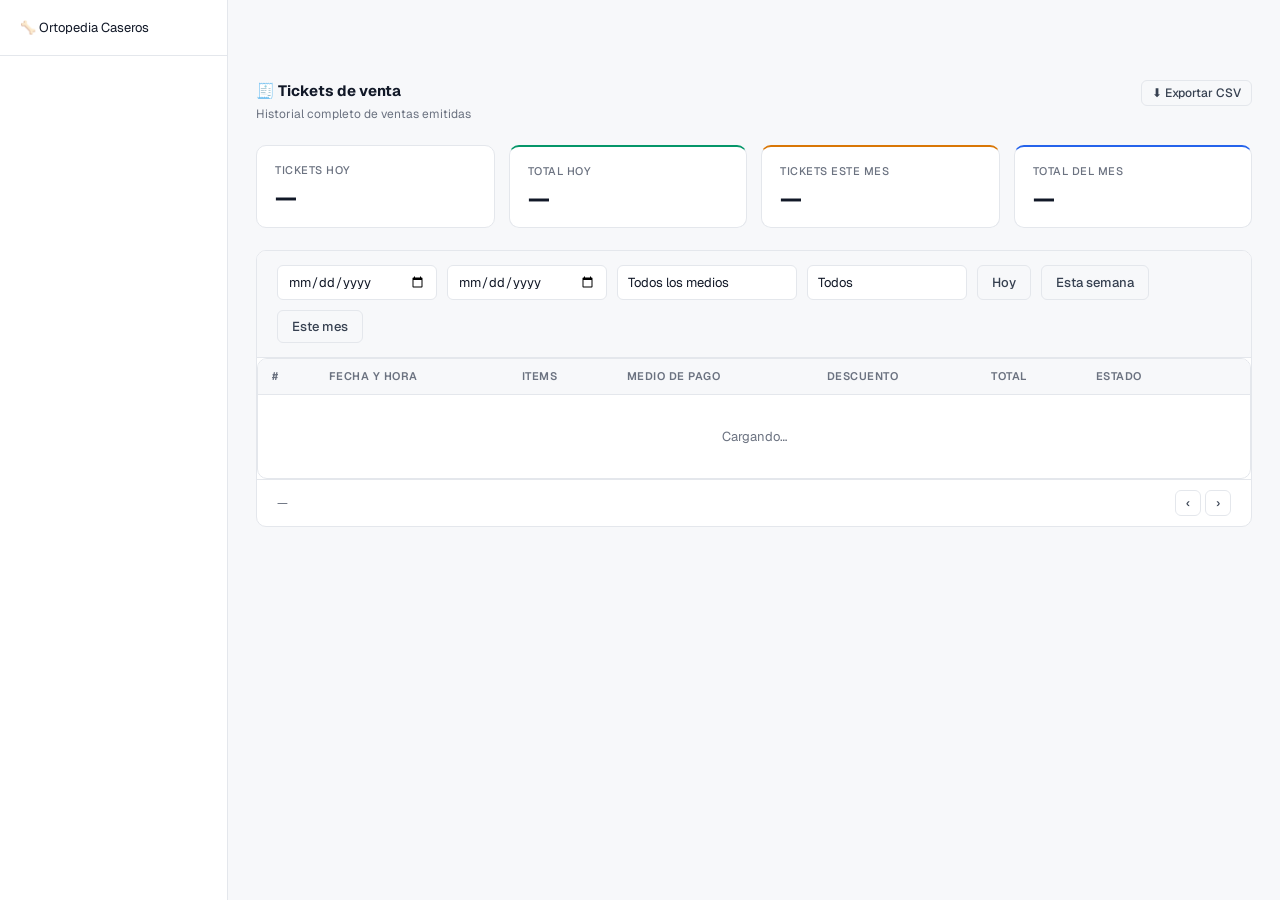
<file: ventas.html>
<!DOCTYPE html>
<html lang="es">
<head>
  <meta charset="UTF-8">
  <meta name="viewport" content="width=device-width, initial-scale=1.0">
  <title>Tickets — Ortopedia Caseros</title>
  <script>if(localStorage.getItem('theme')==='dark'||(!localStorage.getItem('theme')&&matchMedia('(prefers-color-scheme: dark)').matches))document.documentElement.classList.add('dark');</script>
  <link rel="stylesheet" href="css/styles.css">
</head>
<body>
  <button class="hamburger" id="hamburger">☰</button>
  <div class="sidebar-overlay" id="sidebar-overlay"></div>

  <div class="layout">
    <nav class="sidebar" id="sidebar">
      <div class="logo">🦴 Ortopedia Caseros</div>
    </nav>

    <main class="main">
      <div class="page-header" style="display:flex;align-items:flex-start;justify-content:space-between;flex-wrap:wrap;gap:12px">
        <div>
          <h1>🧾 Tickets de venta</h1>
          <p>Historial completo de ventas emitidas</p>
        </div>
        <button class="btn btn-ghost btn-sm" id="btn-exportar">⬇ Exportar CSV</button>
      </div>

      <div class="kpi-grid">
        <div class="kpi-card">
          <div class="kpi-label">Tickets hoy</div>
          <div class="kpi-value" id="kpi-hoy">—</div>
        </div>
        <div class="kpi-card green">
          <div class="kpi-label">Total hoy</div>
          <div class="kpi-value" id="kpi-total-hoy">—</div>
        </div>
        <div class="kpi-card amber">
          <div class="kpi-label">Tickets este mes</div>
          <div class="kpi-value" id="kpi-mes">—</div>
        </div>
        <div class="kpi-card blue">
          <div class="kpi-label">Total del mes</div>
          <div class="kpi-value" id="kpi-total-mes">—</div>
        </div>
      </div>

      <div class="panel">
        <div style="display:flex;gap:10px;flex-wrap:wrap;padding:14px 20px;border-bottom:1px solid var(--border);background:var(--bg)">
          <input type="date" class="input" id="filtro-desde" style="width:160px">
          <input type="date" class="input" id="filtro-hasta" style="width:160px">
          <select class="select" id="filtro-medio" style="width:180px">
            <option value="">Todos los medios</option>
            <option value="efectivo">Efectivo</option>
            <option value="debito">Débito</option>
            <option value="credito">Crédito</option>
            <option value="transferencia">Transferencia</option>
          </select>
          <select class="select" id="filtro-estado-v" style="width:160px">
            <option value="">Todos</option>
            <option value="confirmada">Confirmadas</option>
            <option value="anulada">Anuladas</option>
          </select>
          <button class="btn btn-secondary" id="btn-hoy">Hoy</button>
          <button class="btn btn-secondary" id="btn-semana">Esta semana</button>
          <button class="btn btn-secondary" id="btn-mes">Este mes</button>
        </div>
        <div class="table-wrap">
          <table>
            <thead>
              <tr>
                <th>#</th>
                <th>Fecha y hora</th>
                <th>Items</th>
                <th>Medio de pago</th>
                <th>Descuento</th>
                <th>Total</th>
                <th>Estado</th>
                <th></th>
              </tr>
            </thead>
            <tbody id="ventas-tbody">
              <tr><td colspan="8" style="text-align:center;padding:32px;color:var(--text-3)">Cargando…</td></tr>
            </tbody>
          </table>
        </div>
        <div style="display:flex;align-items:center;justify-content:space-between;padding:10px 20px;border-top:1px solid var(--border);font-size:12px;color:var(--text-3)">
          <span id="ventas-info">—</span>
          <div style="display:flex;gap:4px">
            <button class="btn btn-ghost btn-sm" id="pg-prev">‹</button>
            <button class="btn btn-ghost btn-sm" id="pg-next">›</button>
          </div>
        </div>
      </div>
    </main>
  </div>

  <nav class="bottom-nav">
    <a href="pos.html"><span class="icon">🛒</span>POS</a>
    <a href="caja.html"><span class="icon">💰</span>Caja</a>
    <a href="index.html"><span class="icon">📊</span>Panel</a>
    <a href="inventario.html"><span class="icon">📦</span>Stock</a>
  </nav>

  <div class="modal-overlay hidden" id="modal-detalle-venta">
    <div class="modal" style="max-width:500px">
      <div class="modal-header">
        <span class="modal-title">Detalle del ticket</span>
        <button class="modal-close" id="btn-cerrar-detalle">✕</button>
      </div>
      <div id="detalle-content"></div>
      <div style="margin-top:20px" id="detalle-actions"></div>
    </div>
  </div>

  <script>
    const hamburger = document.getElementById('hamburger');
    const sidebar   = document.getElementById('sidebar');
    const overlay   = document.getElementById('sidebar-overlay');
    hamburger.addEventListener('click', () => { sidebar.classList.toggle('open'); overlay.classList.toggle('open'); });
    overlay.addEventListener('click', () => { sidebar.classList.remove('open'); overlay.classList.remove('open'); });
  </script>

  <script type="module" src="js/common.js"></script>
  <script type="module" src="js/theme.js"></script>
  <script type="module" src="js/ventas.js"></script>
</body>
</html>
</file>
<file: css/styles.css>
@import url('https://fonts.googleapis.com/css2?family=Geist:wght@300;400;500;600;700;800&family=Geist+Mono:wght@400;500&display=swap');

/* ── Variables — Light mode (default) ── */
:root {
  --bg: #F7F8FA;
  --white: #FFFFFF;
  --surface: #FFFFFF;
  --surface-2: #F3F4F6;
  --border: #E4E7EC;
  --border-strong: #C9CDD6;
  --text: #111827;
  --text-2: #374151;
  --text-3: #6B7280;
  --text-4: #9CA3AF;
  --row-hover: #FAFAFA;

  --brand: #1B4FD8;
  --brand-hover: #1740B0;
  --brand-light: #EFF4FF;
  --brand-dim: rgba(27,79,216,0.08);
  --green: #059669;
  --green-bg: #ECFDF5;
  --amber: #D97706;
  --amber-bg: #FFFBEB;
  --red: #DC2626;
  --red-bg: #FEF2F2;
  --blue: #2563EB;
  --blue-bg: #EFF6FF;
  --purple: #7C3AED;
  --purple-bg: #F5F3FF;

  /* Backward-compat aliases */
  --teal: var(--brand);
  --teal-dim: var(--brand-dim);
  --text-muted: var(--text-3);
  --text-dim: var(--text-4);
  --red-dim: var(--red-bg);
  --amber-dim: var(--amber-bg);
  --green-dim: var(--green-bg);

  --radius: 10px;
  --radius-sm: 6px;
  --sidebar-w: 228px;
  --topbar-h: 56px;
}

/* ── Dark mode ── */
html.dark {
  --bg: #0F1117;
  --white: #171B25;
  --surface: #171B25;
  --surface-2: #1E2333;
  --border: rgba(255,255,255,0.07);
  --border-strong: rgba(255,255,255,0.12);
  --text: #EEF0F6;
  --text-2: #C9D1E0;
  --text-3: #8890A8;
  --text-4: #555D75;
  --row-hover: rgba(255,255,255,0.025);

  --brand: #5B9BFF;
  --brand-hover: #4a88ee;
  --brand-light: rgba(91,155,255,0.10);
  --brand-dim: rgba(91,155,255,0.08);
  --green: #4ADE80;
  --green-bg: rgba(74,222,128,0.10);
  --amber: #FFB547;
  --amber-bg: rgba(255,181,71,0.12);
  --red: #FF5B5B;
  --red-bg: rgba(255,91,91,0.12);
}

/* ── Reset ── */
*, *::before, *::after { box-sizing: border-box; margin: 0; padding: 0; }
html { font-size: 13px; }

body {
  min-height: 100vh;
  background: var(--bg);
  color: var(--text);
  font-family: 'Geist', 'Inter', sans-serif;
  font-size: 1rem;
  line-height: 1.5;
  -webkit-font-smoothing: antialiased;
}

a { color: inherit; text-decoration: none; }

/* ── Layout ── */
.layout { display: flex; min-height: 100vh; }

/* ── Sidebar ── */
.sidebar {
  width: var(--sidebar-w);
  background: var(--surface);
  border-right: 1px solid var(--border);
  display: flex;
  flex-direction: column;
  position: fixed;
  top: 0; left: 0; bottom: 0;
  z-index: 100;
  overflow-y: auto;
  transition: transform 0.25s ease;
}

/* Logo area */
.logo {
  height: var(--topbar-h);
  padding: 0 20px;
  display: flex;
  align-items: center;
  gap: 10px;
  border-bottom: 1px solid var(--border);
  flex-shrink: 0;
}

.logo-icon {
  width: 30px; height: 30px;
  background: var(--brand);
  border-radius: 7px;
  display: flex; align-items: center; justify-content: center;
  font-size: 14px;
  flex-shrink: 0;
}

.logo-name { font-size: 13px; font-weight: 600; color: var(--text); line-height: 1.2; }
.logo-sub  { font-size: 10px; color: var(--text-3); }
.logo img  { display: block; }

/* Nav */
.sidebar-nav { padding: 12px 10px; flex: 1; }

.sidebar-section {
  font-size: 10px;
  font-weight: 600;
  text-transform: uppercase;
  letter-spacing: 0.08em;
  color: var(--text-4);
  padding: 8px 10px 4px;
}

.sidebar a {
  display: flex;
  align-items: center;
  gap: 8px;
  padding: 7px 10px;
  border-radius: var(--radius-sm);
  color: var(--text-3);
  font-size: 13px;
  font-weight: 400;
  transition: background 0.1s, color 0.1s;
  margin-bottom: 1px;
  border: none;
}

.sidebar a:hover { background: var(--bg); color: var(--text-2); }
.sidebar a.active { background: var(--brand-dim); color: var(--brand); font-weight: 500; }

/* Sidebar nav badges */
.nav-badge {
  margin-left: auto;
  background: var(--red);
  color: #fff;
  font-size: 10px;
  font-weight: 700;
  min-width: 18px;
  height: 18px;
  border-radius: 9px;
  display: flex; align-items: center; justify-content: center;
  padding: 0 5px;
  flex-shrink: 0;
  line-height: 1;
}
.nav-badge.green { background: var(--green); }
.nav-badge.amber { background: var(--amber); }
.nav-badge.brand { background: var(--brand); color: #fff; }

/* User card at bottom */
.sidebar-bottom {
  padding: 12px 10px;
  border-top: 1px solid var(--border);
  flex-shrink: 0;
}

.user-card {
  display: flex; align-items: center; gap: 10px;
  padding: 8px 10px;
  border-radius: var(--radius-sm);
  cursor: pointer;
}

.user-card:hover { background: var(--bg); }
.user-av { width: 30px; height: 30px; border-radius: 50%; background: var(--brand); color: white; font-size: 12px; font-weight: 600; display: flex; align-items: center; justify-content: center; flex-shrink: 0; }
.user-name { font-size: 13px; font-weight: 500; line-height: 1.3; }
.user-role { font-size: 11px; color: var(--text-3); }

/* ── Topbar ── */
.topbar {
  position: fixed;
  top: 0; left: var(--sidebar-w); right: 0;
  height: var(--topbar-h);
  background: var(--surface);
  border-bottom: 1px solid var(--border);
  display: flex;
  align-items: center;
  padding: 0 28px;
  gap: 12px;
  z-index: 40;
}

.topbar-title { font-size: 15px; font-weight: 600; color: var(--text); }
.topbar-sub { font-size: 11px; color: var(--text-3); margin-top: 1px; }

.topbar-right {
  margin-left: auto;
  display: flex;
  align-items: center;
  gap: 8px;
}

.topbar-search {
  display: flex; align-items: center; gap: 6px;
  background: var(--bg);
  border: 1px solid var(--border);
  border-radius: var(--radius-sm);
  padding: 6px 12px;
  font-size: 12px;
  color: var(--text-3);
  min-width: 200px;
  cursor: text;
}

.caja-open {
  display: flex; align-items: center; gap: 6px;
  font-size: 12px; color: var(--green);
  background: var(--green-bg);
  padding: 4px 10px; border-radius: var(--radius-sm);
  font-weight: 500;
}

/* Topbar inline stats (hi-items) */
.header-info { display: flex; align-items: center; gap: 20px; }
.hi-item { font-size: 12px; color: var(--text-3); }
.hi-item strong { color: var(--text); font-weight: 600; }

/* Legacy topbar-stat (kept for compat) */
.topbar-stat { display: flex; align-items: center; gap: 20px; }
.topbar-stat-val { font-size: 13px; font-weight: 700; color: var(--text); }
.topbar-stat-lbl { font-size: 10px; color: var(--text-3); }

.caja-dot {
  width: 6px; height: 6px;
  border-radius: 50%;
  background: var(--green);
  animation: pulse 2s infinite;
}

@keyframes pulse { 0%,100%{opacity:1} 50%{opacity:0.4} }

/* ── Main ── */
.main {
  margin-left: var(--sidebar-w);
  margin-top: var(--topbar-h);
  flex: 1;
  padding: 24px 28px;
  max-width: 1400px;
}

.page-header {
  display: flex;
  align-items: flex-start;
  justify-content: space-between;
  gap: 16px;
  margin-bottom: 22px;
}

.page-header h1 {
  font-size: 15px;
  font-weight: 700;
  margin-bottom: 2px;
}

.page-header p {
  color: var(--text-3);
  font-size: 12px;
}

/* ── Panels / Cards ── */
.panel, .card {
  background: var(--surface);
  border: 1px solid var(--border);
  border-radius: var(--radius);
  overflow: hidden;
}

.panel-head {
  padding: 14px 20px;
  border-bottom: 1px solid var(--border);
  display: flex;
  align-items: center;
  justify-content: space-between;
}

.panel-title, .card-title {
  font-size: 14px;
  font-weight: 600;
  color: var(--text);
}

.panel-sub {
  font-size: 11px;
  color: var(--text-3);
  margin-top: 1px;
}

.panel-action { font-size: 12px; color: var(--brand); cursor: pointer; font-weight: 500; }

.panel-body { padding: 18px 20px; }

/* card-title backward compat (old HTML uses .card > .card-title directly) */
.card > .card-title:first-child {
  font-size: 11px;
  font-weight: 600;
  text-transform: uppercase;
  letter-spacing: 0.05em;
  color: var(--text-3);
  padding: 14px 20px 0;
  margin-bottom: 12px;
}

/* card without panel-body: keep padding */
.card:not(.panel) { padding: 20px; }

/* ── KPI Cards ── */
.kpi-grid {
  display: grid;
  grid-template-columns: repeat(auto-fit, minmax(180px, 1fr));
  gap: 14px;
  margin-bottom: 22px;
}

.kpi-row {
  display: grid;
  grid-template-columns: repeat(5, 1fr);
  gap: 14px;
  margin-bottom: 22px;
}

.kpi-card, .kpi {
  background: var(--surface);
  border: 1px solid var(--border);
  border-radius: var(--radius);
  padding: 16px 18px;
}

.kpi-card.amber { border-top: 2px solid var(--amber); }
.kpi-card.red   { border-top: 2px solid var(--red); }
.kpi-card.blue  { border-top: 2px solid var(--blue); }
.kpi-card.green { border-top: 2px solid var(--green); }

.kpi-label, .kpi > .kpi-label {
  font-size: 11px;
  font-weight: 500;
  color: var(--text-3);
  text-transform: uppercase;
  letter-spacing: 0.5px;
  margin-bottom: 8px;
}

.kpi-value, .kpi-val {
  font-size: 24px;
  font-weight: 700;
  color: var(--text);
  line-height: 1;
  font-variant-numeric: tabular-nums;
}

.kpi-sub {
  font-size: 11px;
  color: var(--text-3);
  margin-top: 5px;
  display: flex;
  align-items: center;
  gap: 4px;
}

.change { font-size: 11px; font-weight: 600; padding: 1px 5px; border-radius: 4px; }
.ch-up  { background: var(--green-bg); color: var(--green); }
.ch-dn  { background: var(--red-bg);   color: var(--red); }

/* ── Buttons ── */
.btn {
  display: inline-flex;
  align-items: center;
  justify-content: center;
  gap: 5px;
  padding: 7px 14px;
  border-radius: var(--radius-sm);
  font-family: 'Geist', sans-serif;
  font-size: 13px;
  font-weight: 500;
  cursor: pointer;
  border: none;
  transition: background 0.15s, opacity 0.15s;
  white-space: nowrap;
  text-decoration: none;
}

.btn:active { opacity: 0.85; }

.btn-primary { background: var(--brand); color: #fff; }
.btn-primary:hover { background: var(--brand-hover); }

.btn-secondary, .btn-ghost {
  background: transparent;
  color: var(--text-2);
  border: 1px solid var(--border);
}

.btn-secondary:hover, .btn-ghost:hover { background: var(--bg); }

.btn-danger {
  background: var(--red-bg);
  color: var(--red);
  border: 1px solid var(--border);
}

.btn-danger:hover { opacity: 0.8; }

.btn-amber {
  background: var(--amber-bg);
  color: var(--amber);
  border: 1px solid var(--border);
}

.btn-sm { padding: 4px 10px; font-size: 12px; }
.btn-lg { padding: 10px 20px; font-size: 14px; font-weight: 600; }
.btn-full { width: 100%; }

.btn:disabled { opacity: 0.4; cursor: not-allowed; }

/* ── Inputs ── */
.input, .select, textarea, .filter-input {
  width: 100%;
  background: var(--surface);
  border: 1px solid var(--border);
  border-radius: var(--radius-sm);
  color: var(--text);
  font-family: 'Geist', sans-serif;
  font-size: 13px;
  padding: 7px 10px;
  outline: none;
  transition: border-color 0.15s, box-shadow 0.15s;
}

.input:focus, .select:focus, textarea:focus, .filter-input:focus {
  border-color: var(--brand);
  box-shadow: 0 0 0 3px var(--brand-dim);
}

html.dark .input,
html.dark .select,
html.dark textarea { background: var(--surface-2); }

.select, .filter-input[type=text] { -webkit-appearance: none; }
.input::placeholder, .filter-input::placeholder { color: var(--text-4); }

.form-group { display: flex; flex-direction: column; gap: 5px; margin-bottom: 12px; }
.form-group label { font-size: 11px; font-weight: 600; color: var(--text-3); text-transform: uppercase; letter-spacing: 0.04em; }
.form-row { display: grid; grid-template-columns: 1fr 1fr; gap: 12px; }

/* ── Filter row ── */
.filter-row {
  display: flex;
  align-items: center;
  gap: 8px;
  padding: 12px 20px;
  border-bottom: 1px solid var(--border);
  background: var(--bg);
  flex-wrap: wrap;
}

.fchip {
  padding: 4px 12px;
  border-radius: 20px;
  font-size: 12px;
  cursor: pointer;
  border: 1px solid var(--border);
  color: var(--text-3);
  background: var(--surface);
  transition: all 0.1s;
  white-space: nowrap;
}

.fchip.on    { background: var(--brand-dim); color: var(--brand); border-color: rgba(27,79,216,0.2); }
.fchip.red   { background: var(--red-bg); color: var(--red); border-color: rgba(220,38,38,0.2); }
.fchip.amber { background: var(--amber-bg); color: var(--amber); border-color: rgba(217,119,6,0.2); }

/* ── Tabs ── */
.tabs { display: flex; border-bottom: 1px solid var(--border); padding: 0 20px; }
.tab {
  padding: 10px 16px;
  font-size: 13px;
  cursor: pointer;
  color: var(--text-3);
  border-bottom: 2px solid transparent;
  margin-bottom: -1px;
  transition: all 0.15s;
  background: none;
  border-top: none; border-left: none; border-right: none;
  font-family: inherit;
}
.tab.on, .tab.active { color: var(--brand); border-bottom-color: var(--brand); font-weight: 500; }
.tab:hover:not(.on):not(.active) { color: var(--text-2); }

/* ── Table ── */
.table-wrap {
  overflow-x: auto;
  border-radius: var(--radius);
  border: 1px solid var(--border);
}

table, .data-table {
  width: 100%;
  border-collapse: collapse;
  font-size: 13px;
}

thead th {
  background: var(--bg);
  color: var(--text-3);
  font-size: 11px;
  font-weight: 600;
  text-transform: uppercase;
  letter-spacing: 0.5px;
  padding: 9px 14px;
  text-align: left;
  border-bottom: 1px solid var(--border);
  white-space: nowrap;
}

tbody tr { border-bottom: 1px solid #F3F4F6; transition: background 0.1s; }
html.dark tbody tr { border-bottom-color: var(--border); }
tbody tr:last-child { border-bottom: none; }
tbody tr:hover td { background: var(--row-hover); }
tbody td { padding: 11px 14px; color: var(--text); vertical-align: middle; }

.pagination {
  display: flex;
  align-items: center;
  justify-content: space-between;
  padding: 10px 20px;
  border-top: 1px solid var(--border);
  font-size: 12px;
  color: var(--text-3);
}

/* ── Stock bar ── */
.stk { display: flex; align-items: center; gap: 8px; }
.stk-bar { width: 64px; height: 5px; background: #E5E7EB; border-radius: 3px; overflow: hidden; flex-shrink: 0; }
html.dark .stk-bar { background: var(--border-strong); }
.stk-fill { height: 100%; border-radius: 3px; }
.stk-fill.zero { background: var(--red); opacity: 0.35; width: 100%; }
.stk-fill.crit { background: var(--red); }
.stk-fill.warn { background: var(--amber); }
.stk-fill.ok   { background: var(--green); }

/* ── Monospace ── */
.mono { font-family: 'Geist Mono', monospace; font-size: 12px; color: var(--text-3); }

/* ── Summary rows ── */
.sum-row {
  display: flex;
  justify-content: space-between;
  align-items: center;
  padding: 10px 0;
  border-bottom: 1px solid var(--border);
  font-size: 13px;
}
.sum-row:last-child { border-bottom: none; }
.sum-label { color: var(--text-3); }
.sum-val   { font-weight: 600; }

/* ── Badges ── */
.badge {
  display: inline-flex;
  align-items: center;
  gap: 4px;
  padding: 2px 8px;
  border-radius: 4px;
  font-size: 11px;
  font-weight: 500;
}

.badge-green, .b-green   { background: var(--green-bg);  color: var(--green); }
.badge-amber, .b-amber   { background: var(--amber-bg);  color: var(--amber); }
.badge-red,   .b-red     { background: var(--red-bg);    color: var(--red); }
.badge-blue,  .b-blue    { background: var(--blue-bg);   color: var(--blue); }
.badge-teal,  .b-brand   { background: var(--brand-dim); color: var(--brand); }
.b-purple                { background: var(--purple-bg); color: var(--purple); }
.b-gray                  { background: var(--bg); color: var(--text-3); border: 1px solid var(--border); }

/* ── Alert item ── */
.alert-item { display: flex; align-items: flex-start; gap: 10px; padding: 11px 0; border-bottom: 1px solid var(--border); }
.alert-item:last-child { border-bottom: none; }
.alert-dot { width: 7px; height: 7px; border-radius: 50%; flex-shrink: 0; margin-top: 4px; }
.alert-text { font-size: 13px; flex: 1; }
.alert-meta { font-size: 11px; color: var(--text-4); margin-top: 2px; }

/* ── Progress ── */
.progress-item { margin-bottom: 12px; }
.progress-header { display: flex; justify-content: space-between; font-size: 12px; margin-bottom: 5px; }
.progress-label { color: var(--text-2); font-weight: 500; }
.progress-val   { color: var(--text-3); }
.progress-bar   { height: 6px; background: #E5E7EB; border-radius: 3px; overflow: hidden; }
html.dark .progress-bar { background: var(--border-strong); }
.progress-fill  { height: 100%; border-radius: 3px; }

/* ── Bar chart CSS ── */
.bar-chart {
  display: flex; align-items: flex-end; gap: 5px; height: 110px;
}

.bc-col {
  flex: 1; display: flex; flex-direction: column;
  align-items: center; justify-content: flex-end; gap: 3px; height: 100%;
}

.bc-bar {
  width: 100%; border-radius: 3px 3px 0 0;
  background: var(--brand-dim);
  border-top: 2px solid rgba(27,79,216,0.15);
  min-height: 4px;
  transition: background 0.15s;
  cursor: pointer;
}

.bc-bar:hover { background: var(--brand); border-top-color: var(--brand); }
.bc-bar.today { background: var(--brand); border-top-color: var(--brand); }

.bc-label { font-size: 9px; color: var(--text-4); font-variant-numeric: tabular-nums; }

/* backward compat bar chart */
.bar-item { flex: 1; display: flex; flex-direction: column; align-items: center; gap: 4px; height: 100%; justify-content: flex-end; }
.bar-fill { width: 100%; background: var(--brand-dim); border-radius: 3px 3px 0 0; min-height: 2px; transition: height 0.3s ease; border-top: 2px solid rgba(27,79,216,0.15); }
.bar-fill.today { background: var(--brand); }
.bar-label { font-size: 9px; color: var(--text-4); }

/* ── Modal ── */
.modal-overlay {
  position: fixed; inset: 0;
  background: rgba(0,0,0,0.45);
  display: flex; align-items: center; justify-content: center;
  z-index: 1000; padding: 16px;
  backdrop-filter: blur(3px);
}

.modal-overlay.hidden { display: none; }

.modal {
  background: var(--surface);
  border: 1px solid var(--border-strong);
  border-radius: var(--radius);
  padding: 24px;
  width: 100%;
  max-width: 480px;
  max-height: 90vh;
  overflow-y: auto;
}

.modal-header { display: flex; align-items: center; justify-content: space-between; margin-bottom: 20px; }
.modal-title { font-size: 15px; font-weight: 700; }

.modal-close {
  background: none; border: none;
  color: var(--text-3); font-size: 18px;
  cursor: pointer; padding: 4px; line-height: 1;
}

.modal-close:hover { color: var(--text); }

/* ── Toast ── */
.toast-container {
  position: fixed; bottom: 24px; right: 24px;
  z-index: 2000; display: flex; flex-direction: column; gap: 8px;
  pointer-events: none;
}

.toast {
  background: var(--surface);
  border: 1px solid var(--border-strong);
  border-radius: var(--radius-sm);
  padding: 12px 16px;
  font-size: 13px;
  min-width: 240px;
  animation: slideIn 0.2s ease;
  pointer-events: auto;
  box-shadow: 0 4px 16px rgba(0,0,0,0.1);
}

.toast.success { border-left: 3px solid var(--green); }
.toast.error   { border-left: 3px solid var(--red); }
.toast.warning { border-left: 3px solid var(--amber); }
.toast.info    { border-left: 3px solid var(--brand); }

@keyframes slideIn {
  from { transform: translateX(20px); opacity: 0; }
  to   { transform: translateX(0); opacity: 1; }
}

/* ── Loading ── */
.loading {
  display: flex; align-items: center; justify-content: center;
  gap: 8px; padding: 40px; color: var(--text-3); font-size: 13px;
}

.spinner {
  width: 16px; height: 16px;
  border: 2px solid var(--border-strong);
  border-top-color: var(--brand);
  border-radius: 50%;
  animation: spin 0.7s linear infinite;
  flex-shrink: 0;
}

@keyframes spin { to { transform: rotate(360deg); } }

.divider { height: 1px; background: var(--border); margin: 16px 0; }

.empty-state { text-align: center; padding: 48px 20px; color: var(--text-4); }
.empty-state .icon { font-size: 2rem; margin-bottom: 12px; }

/* ── Stock dots ── */
.stock-ok::before   { content: '●'; color: var(--green); margin-right: 5px; }
.stock-warn::before { content: '●'; color: var(--amber); margin-right: 5px; }
.stock-crit::before { content: '●'; color: var(--red);   margin-right: 5px; }
.stock-zero         { color: var(--red); text-decoration: line-through; opacity: 0.75; }
.stock-zero::before { content: '●'; color: var(--red); margin-right: 5px; }

/* ── Sidebar search ── */
.sidebar-search-wrap {
  padding: 8px 10px 12px;
  border-bottom: 1px solid var(--border);
  margin-bottom: 4px;
  position: relative;
}

.sidebar-search-input {
  font-size: 12px !important;
  padding: 6px 10px !important;
  background: var(--bg) !important;
}

.sidebar-search-results {
  display: none;
  position: fixed;
  left: var(--sidebar-w);
  top: 0;
  width: 320px;
  max-height: 100vh;
  overflow-y: auto;
  background: var(--surface);
  border: 1px solid var(--border-strong);
  border-left: 3px solid var(--brand);
  box-shadow: 4px 0 24px rgba(0,0,0,0.12);
  z-index: 300;
}

.sidebar-result-item {
  display: flex; align-items: center; justify-content: space-between;
  gap: 12px; padding: 10px 16px;
  border-bottom: 1px solid var(--border);
  cursor: pointer; transition: background 0.1s;
}
.sidebar-result-item:last-child { border-bottom: none; }
.sidebar-result-item:hover { background: var(--row-hover); }

/* ── Hamburger / Mobile ── */
.hamburger {
  display: none;
  position: fixed; top: 14px; left: 14px;
  z-index: 200;
  background: var(--surface);
  border: 1px solid var(--border-strong);
  border-radius: var(--radius-sm);
  padding: 8px 10px; cursor: pointer; font-size: 1.2rem;
  color: var(--text);
}

.sidebar-overlay {
  display: none;
  position: fixed; inset: 0;
  background: rgba(0,0,0,0.4); z-index: 99;
}

/* ── Theme toggle ── */
.theme-toggle-btn {
  display: flex; align-items: center; justify-content: center;
  width: 32px; height: 32px;
  border-radius: var(--radius-sm);
  background: transparent;
  border: 1px solid var(--border);
  cursor: pointer; font-size: 14px;
  color: var(--text-3); transition: background 0.15s;
  flex-shrink: 0;
}

.theme-toggle-btn:hover { background: var(--bg); color: var(--text); }

/* ── Responsive ── */
@media (max-width: 768px) {
  .sidebar { transform: translateX(-100%); }
  .sidebar.open { transform: translateX(0); }
  .sidebar-overlay.open { display: block; }
  .hamburger { display: flex; }
  .topbar { left: 0; padding: 0 60px 0 16px; }

  .main {
    margin-left: 0;
    padding: 16px;
    padding-bottom: 80px;
  }

  .kpi-grid, .kpi-row { grid-template-columns: 1fr 1fr; gap: 10px; }
  .kpi-value, .kpi-val { font-size: 20px; }
  .form-row { grid-template-columns: 1fr; }

  .bottom-nav {
    display: flex;
    position: fixed; bottom: 0; left: 0; right: 0;
    background: var(--surface);
    border-top: 1px solid var(--border);
    z-index: 50; height: 60px;
  }

  .bottom-nav a {
    flex: 1; display: flex; flex-direction: column;
    align-items: center; justify-content: center; gap: 3px;
    font-size: 10px; color: var(--text-3); font-weight: 500;
    transition: color 0.15s;
  }

  .bottom-nav a.active, .bottom-nav a:hover { color: var(--brand); }
  .bottom-nav .icon { font-size: 18px; }

  .sidebar-search-results {
    left: 0; right: 0; width: 100%;
    top: auto; bottom: 60px;
    max-height: 55vh;
    border-left: 1px solid var(--border-strong);
    border-top: 3px solid var(--brand);
    box-shadow: 0 -4px 24px rgba(0,0,0,0.12);
  }
}

@media (min-width: 769px) { .bottom-nav { display: none; } }

/* ── Grid helpers ── */
.grid-2 { display: grid; grid-template-columns: 1fr 340px; gap: 18px; margin-bottom: 18px; }
.grid-3 { display: grid; grid-template-columns: 1fr 1fr 1fr; gap: 18px; margin-bottom: 18px; }
</file>
